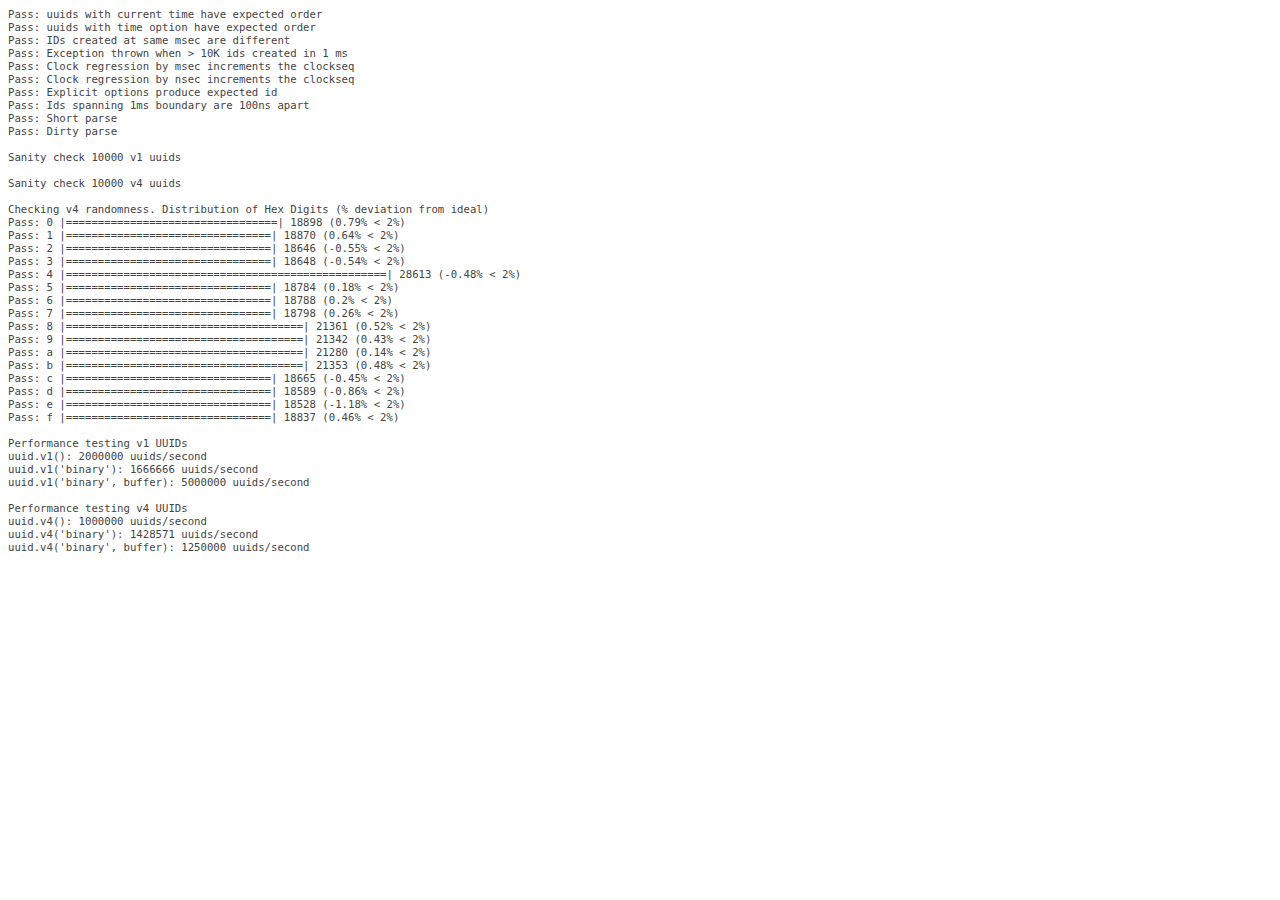
<file: node_modules/watson-developer-cloud/node_modules/request/node_modules/node-uuid/test/test.html>
<html>
  <head>
    <style>
      div {
        font-family: monospace;
        font-size: 8pt;
      }
      div.log {color: #444;}
      div.warn {color: #550;}
      div.error {color: #800; font-weight: bold;}
    </style>
    <script src="../uuid.js"></script>
  </head>
  <body>
    <script src="./test.js"></script>
  </body>
</html>
</file>
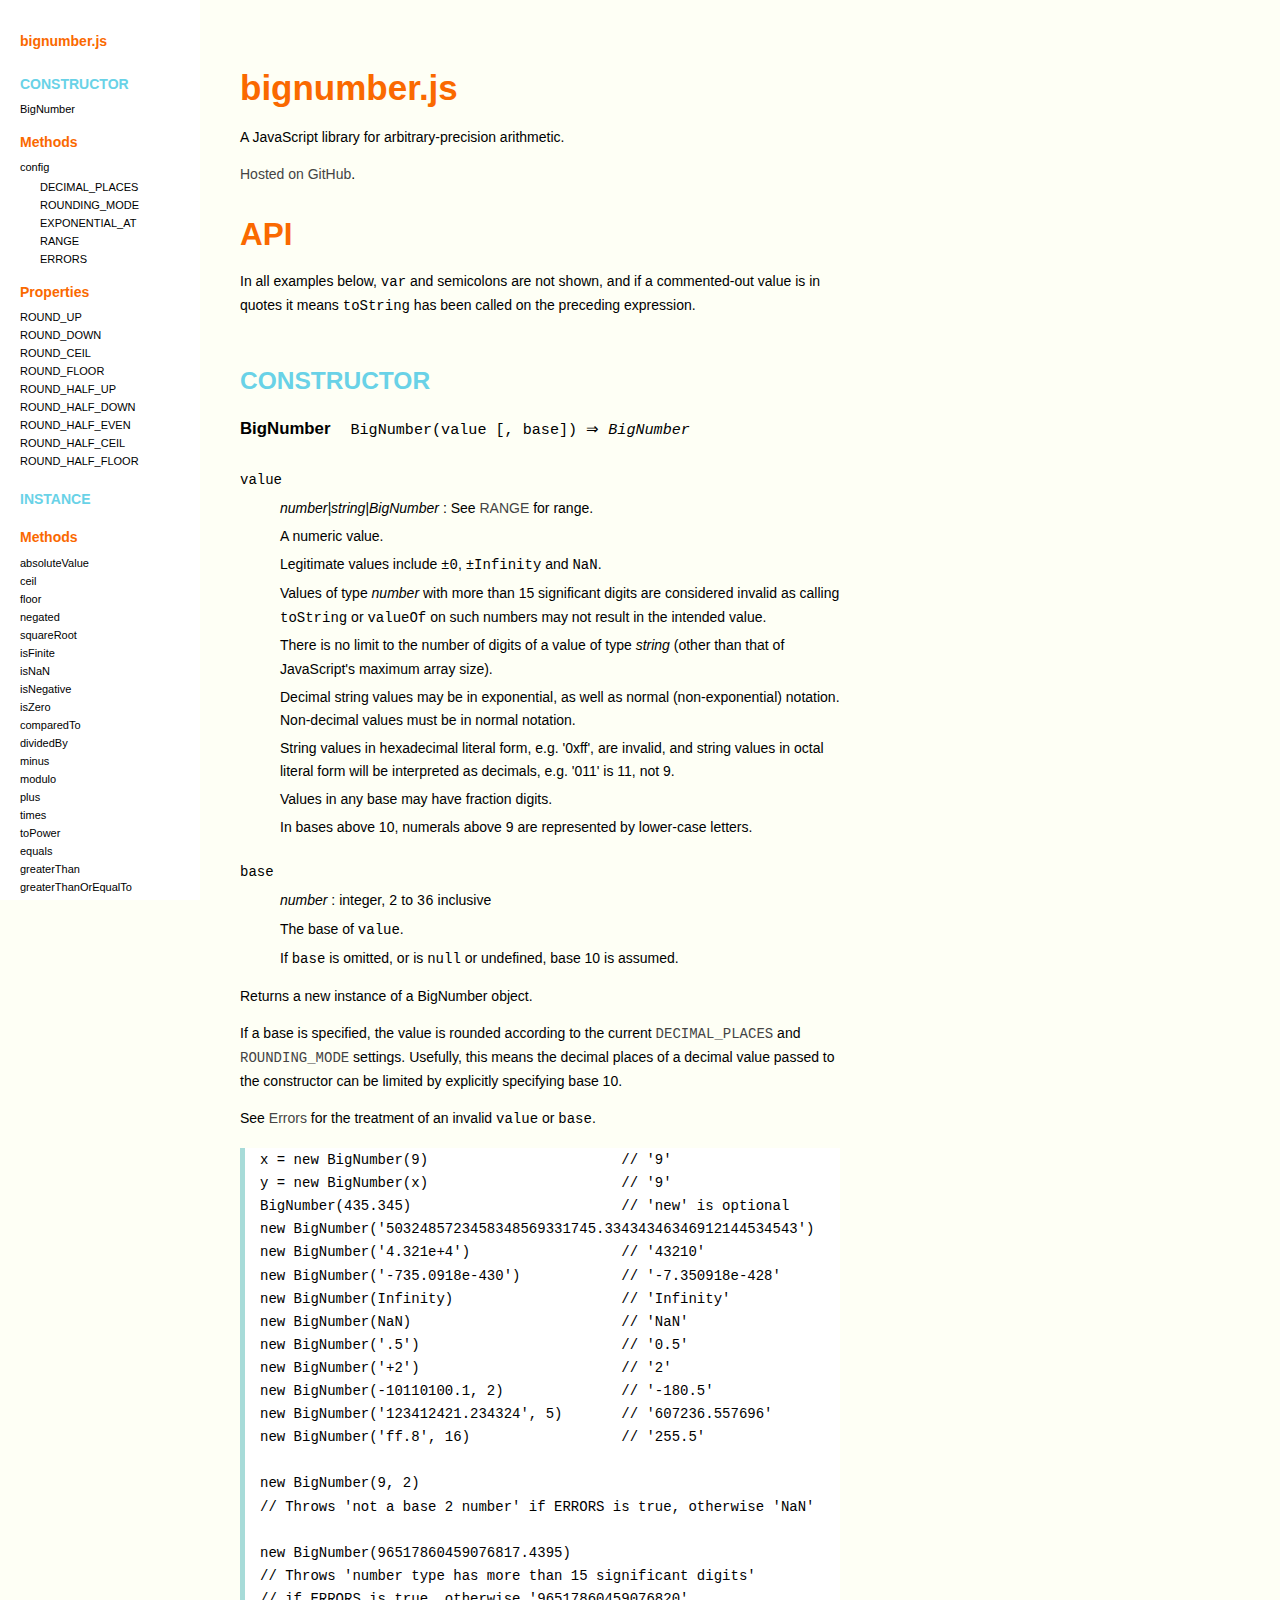
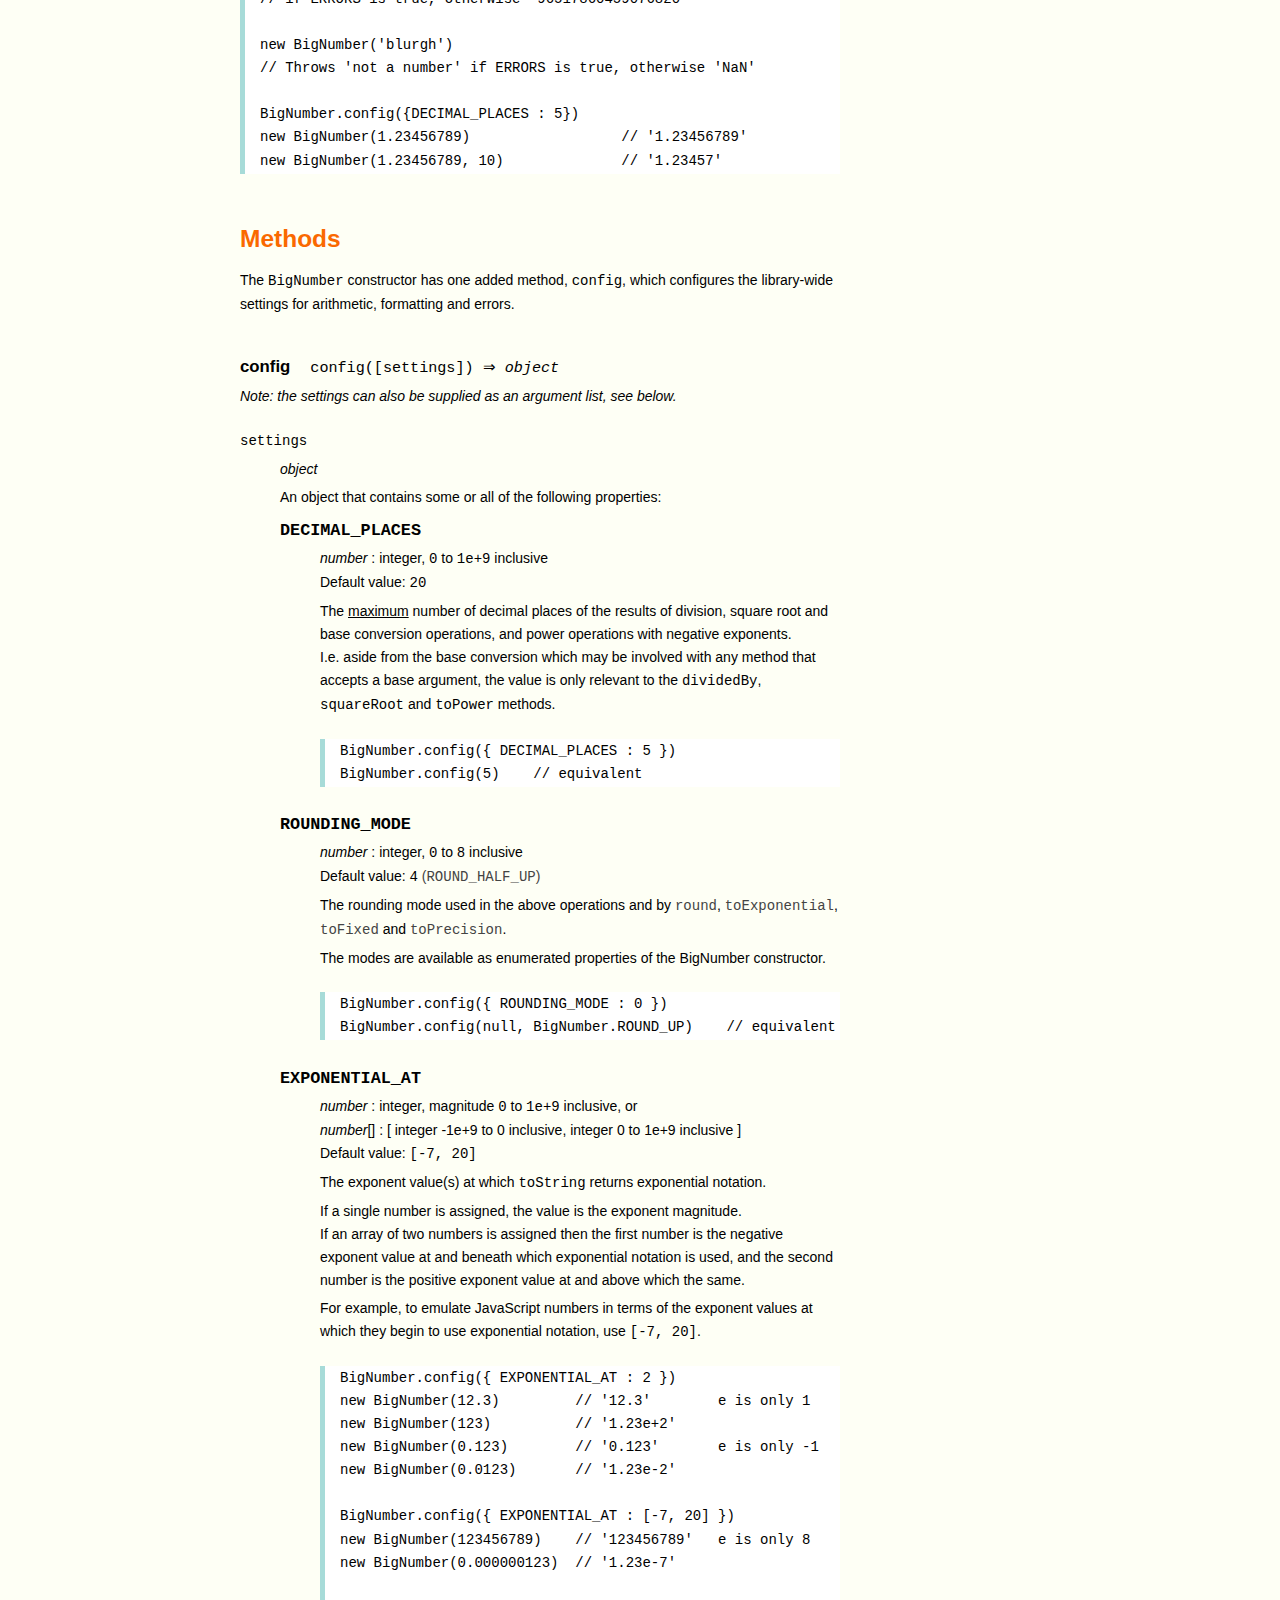
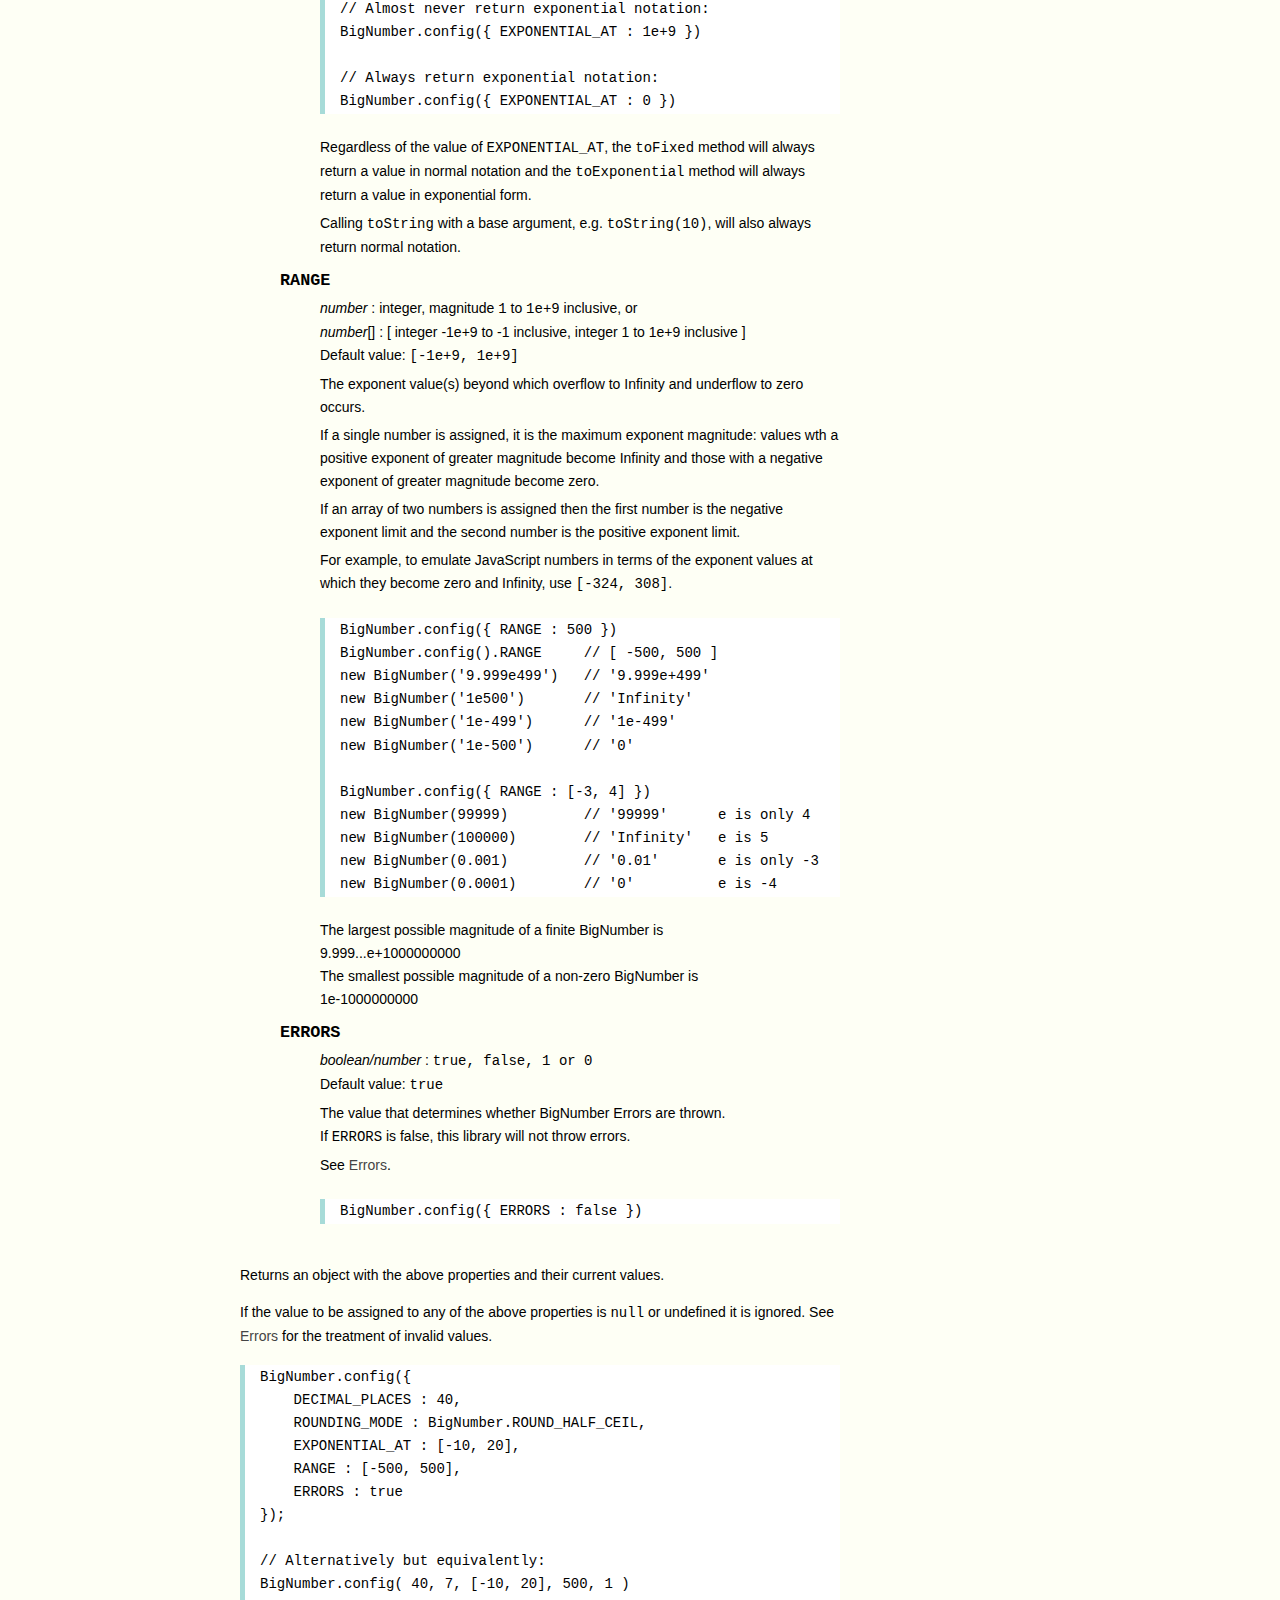
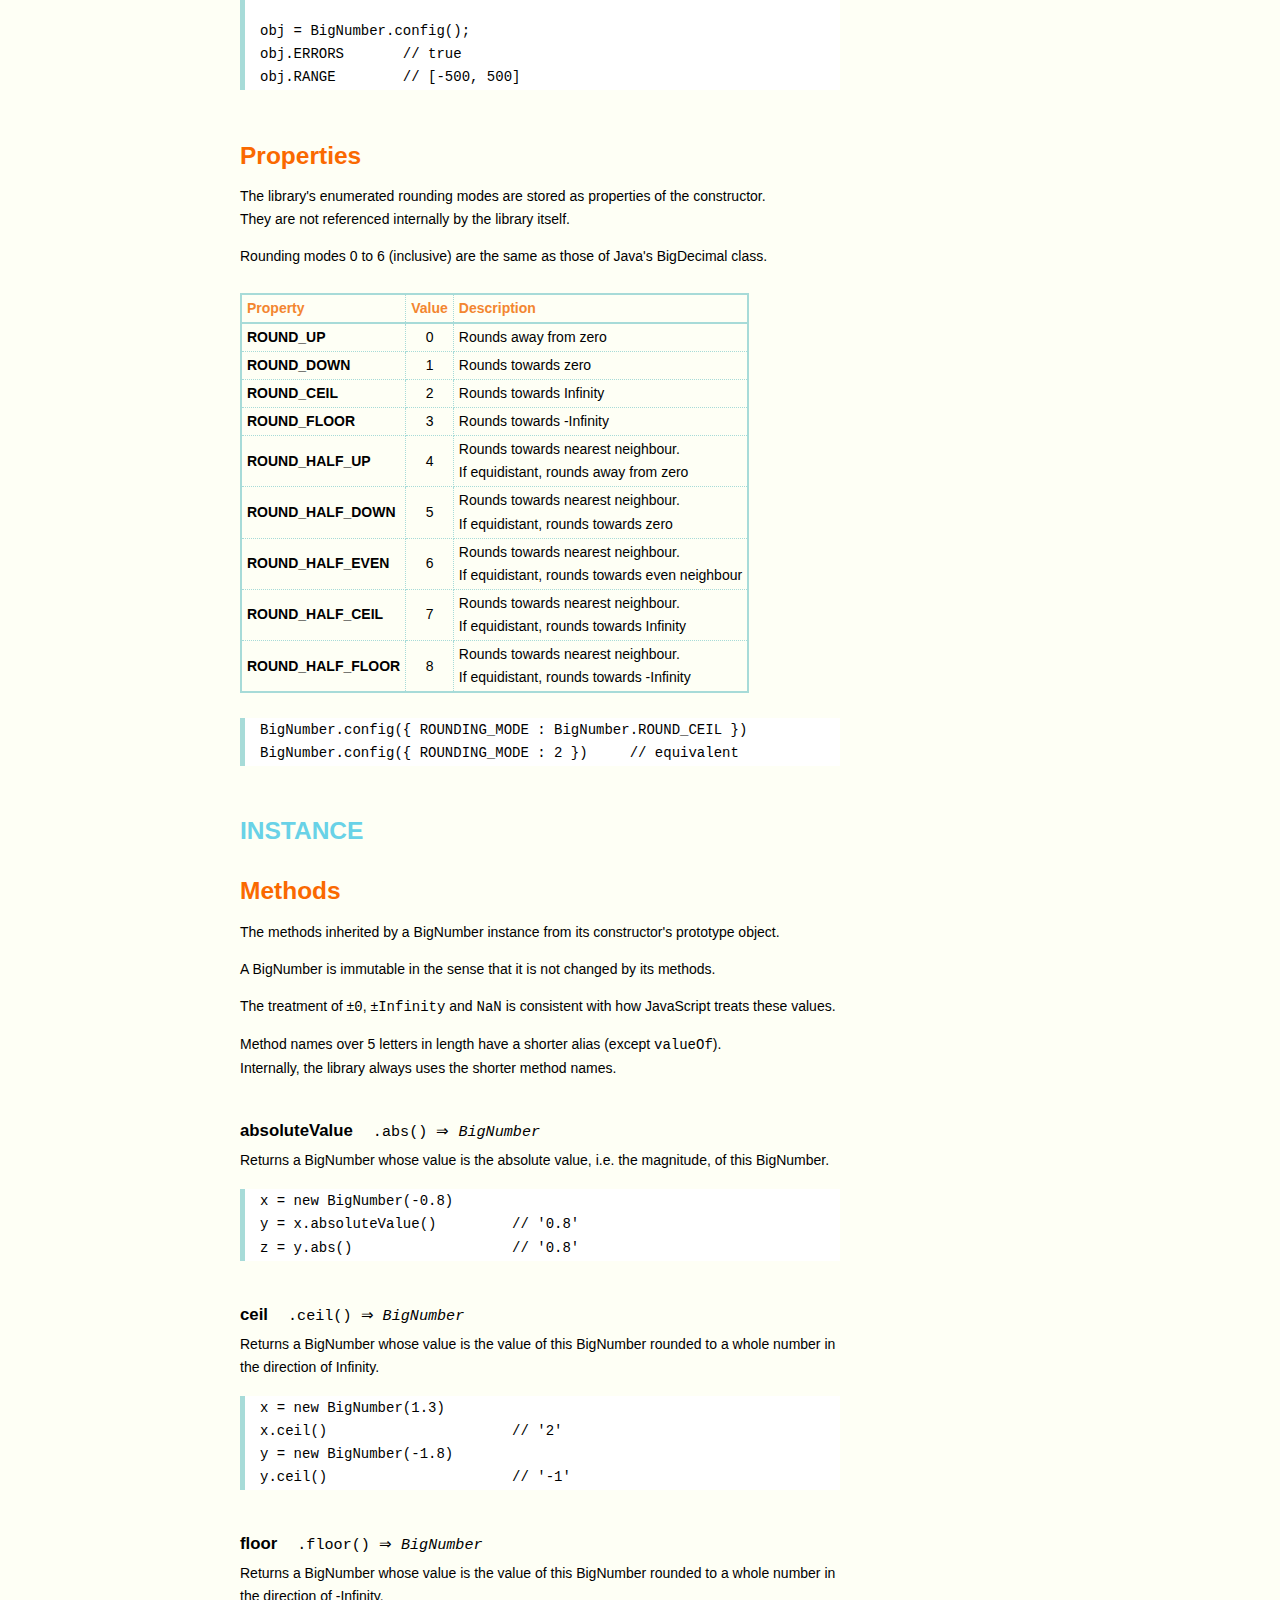
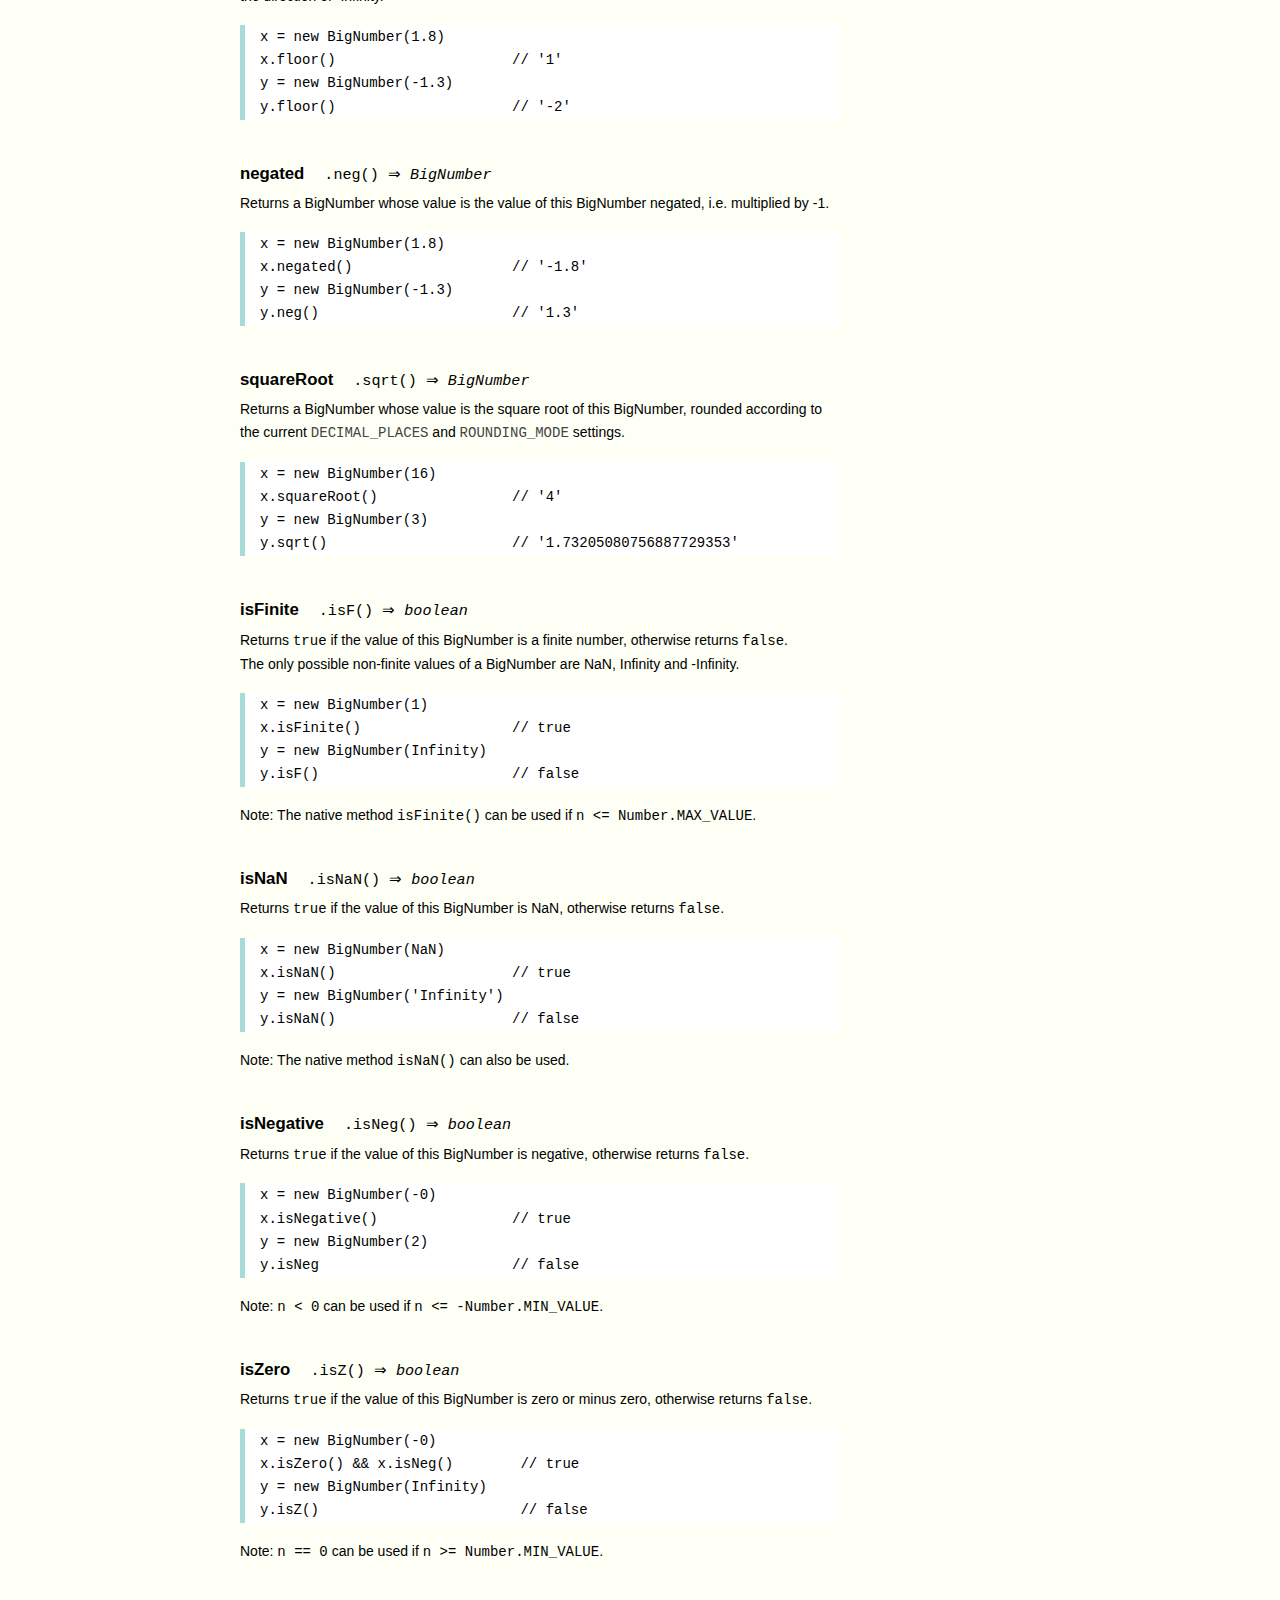
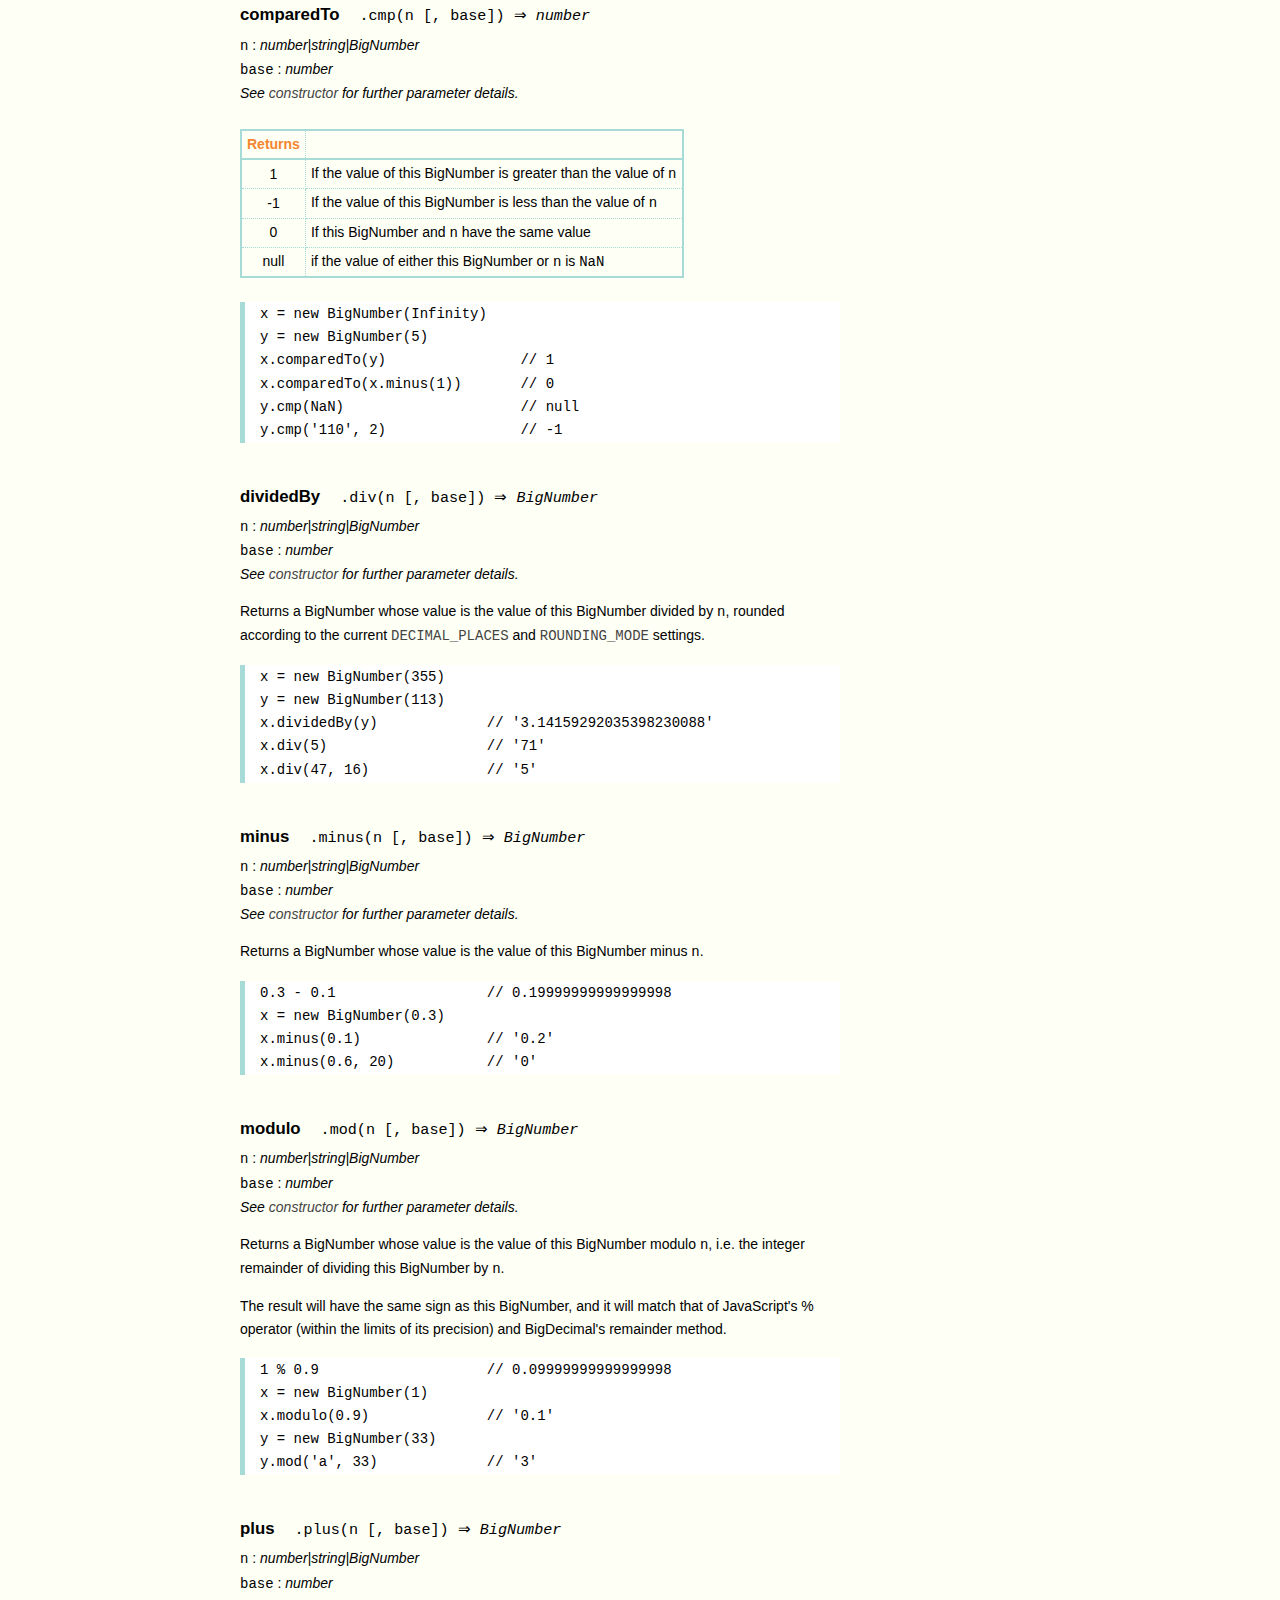
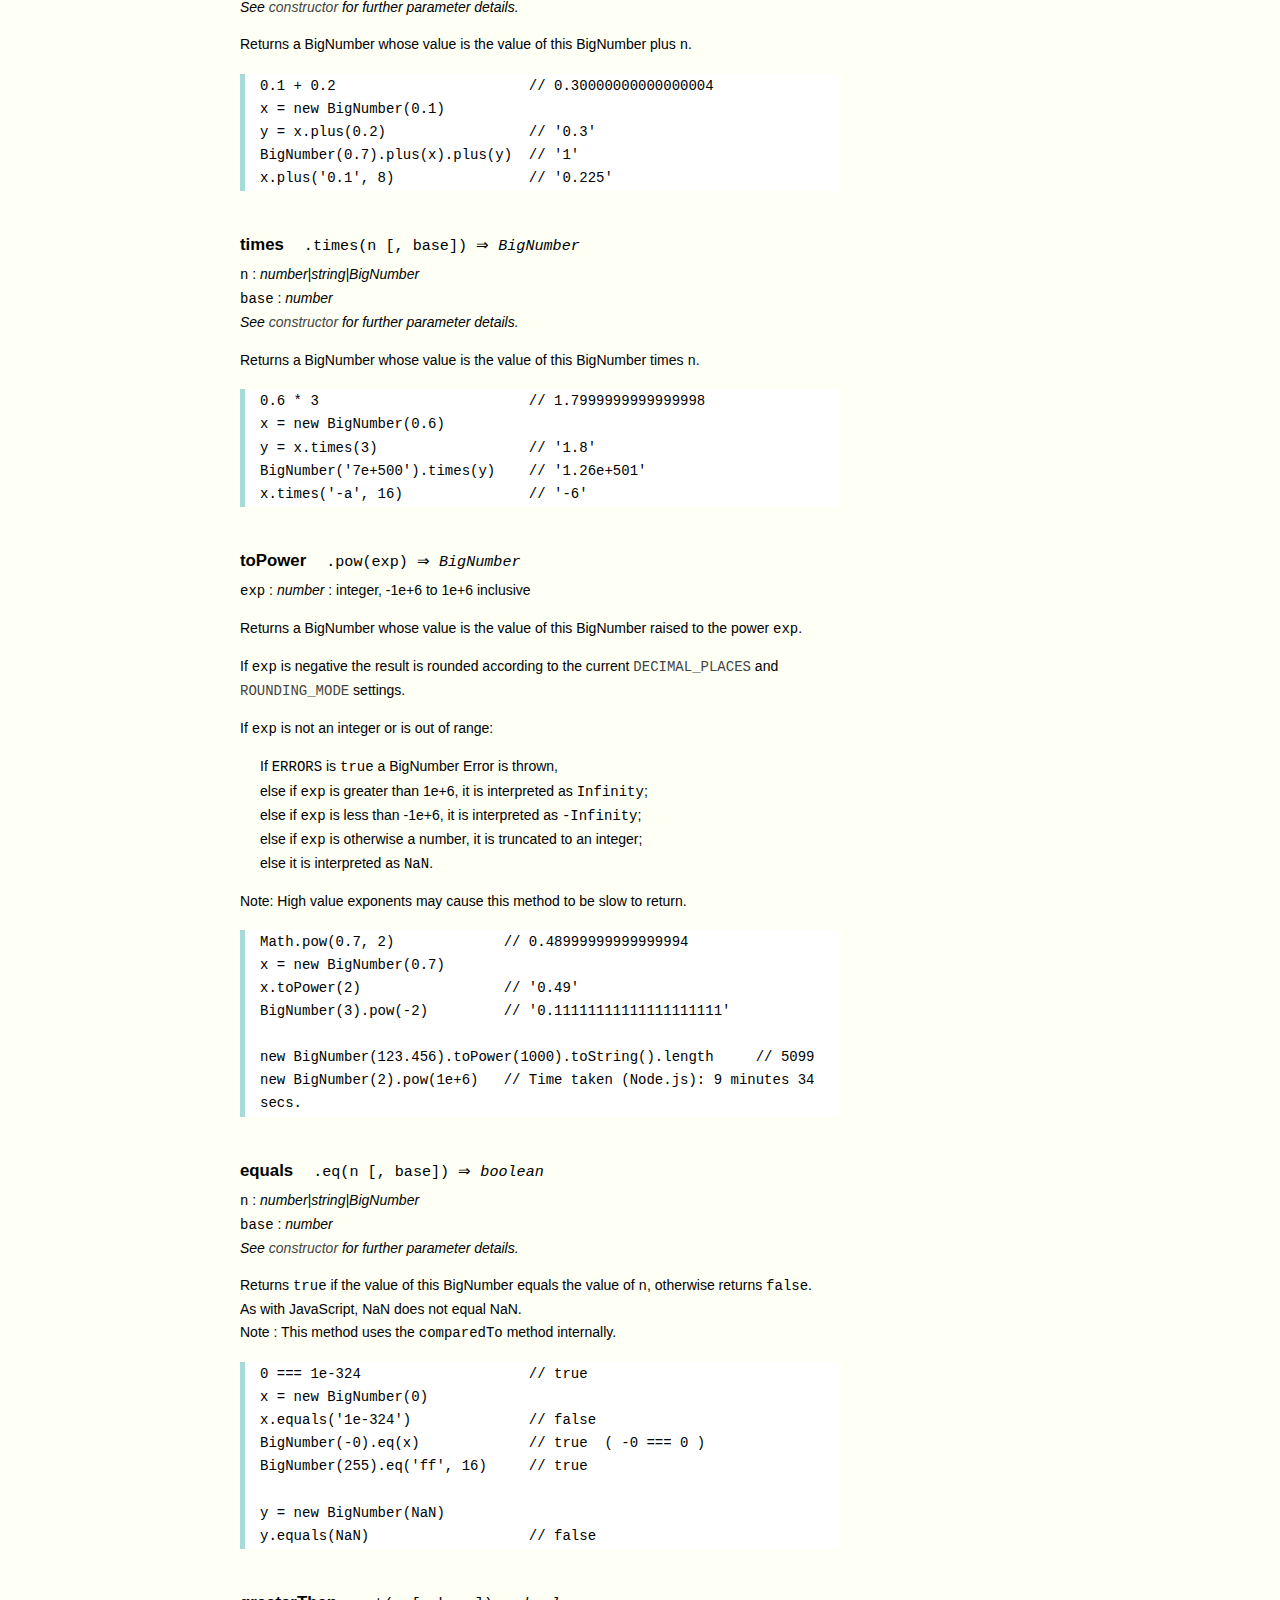
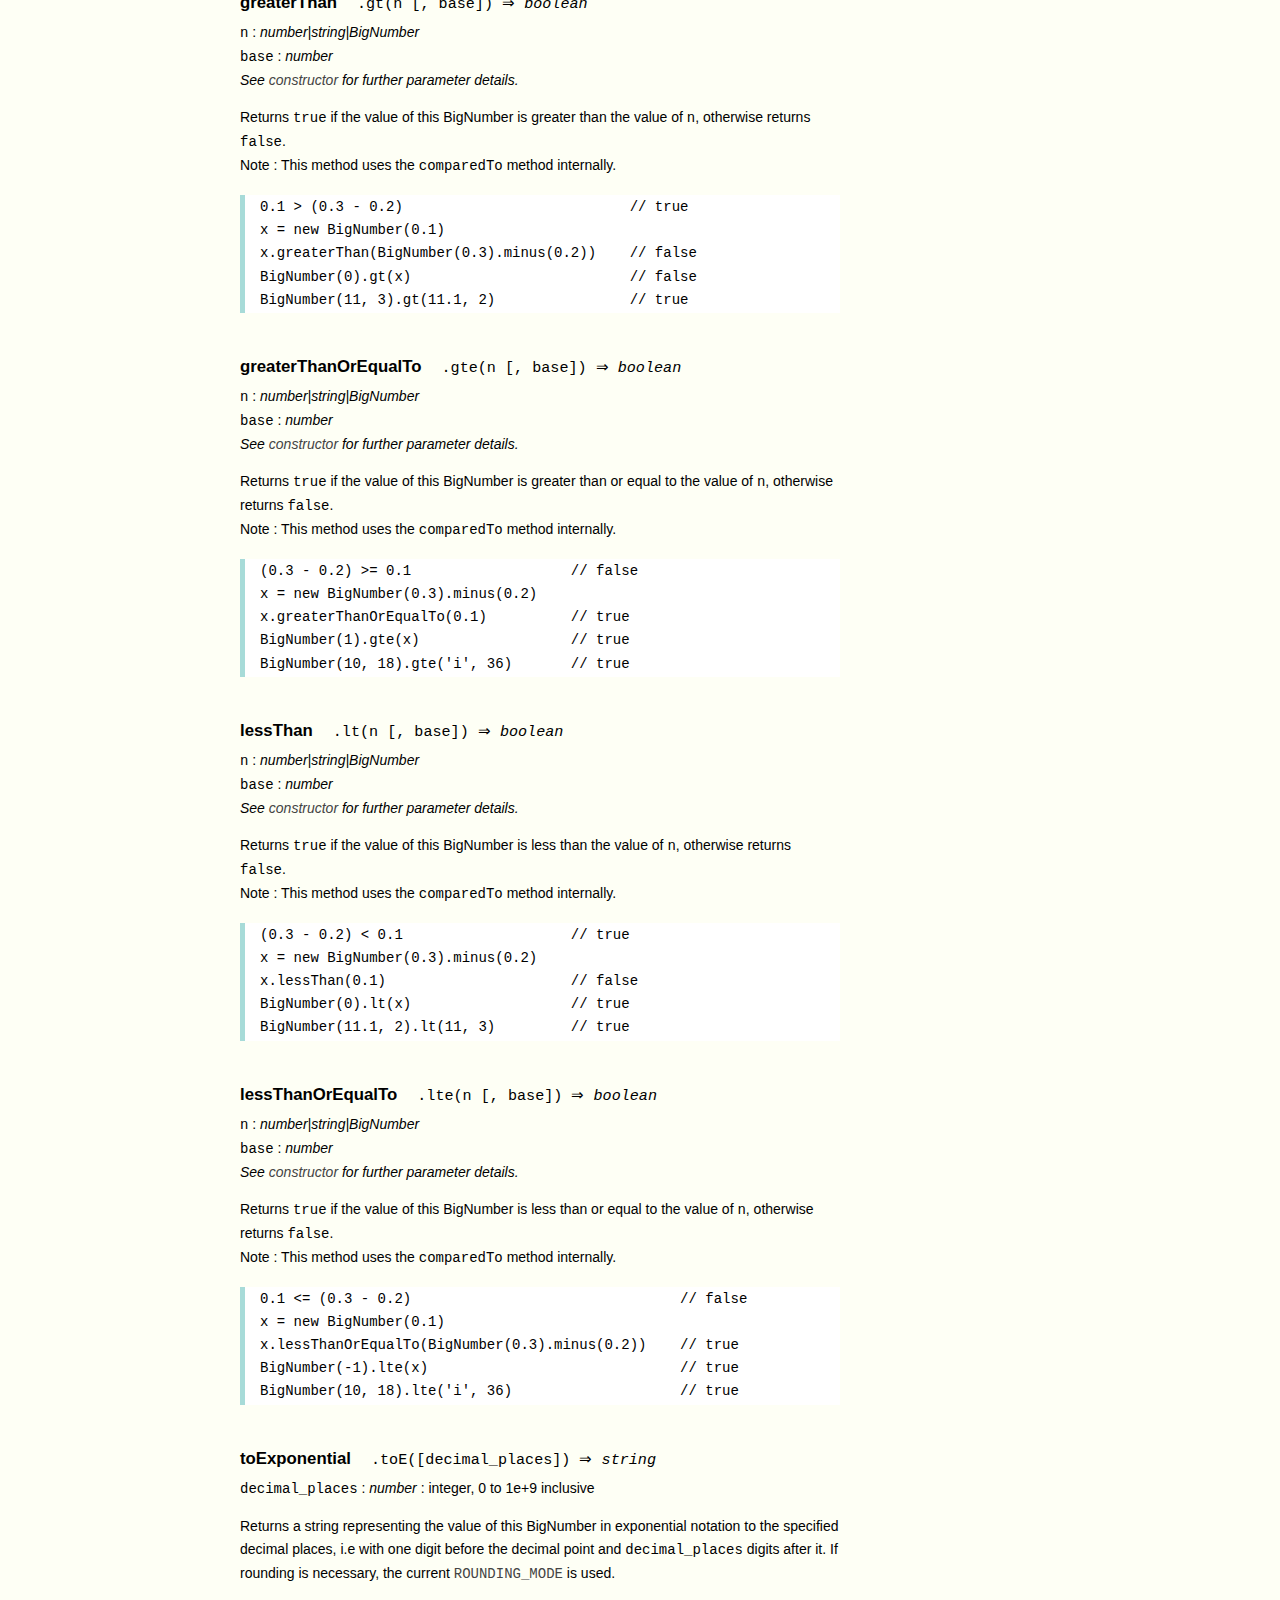
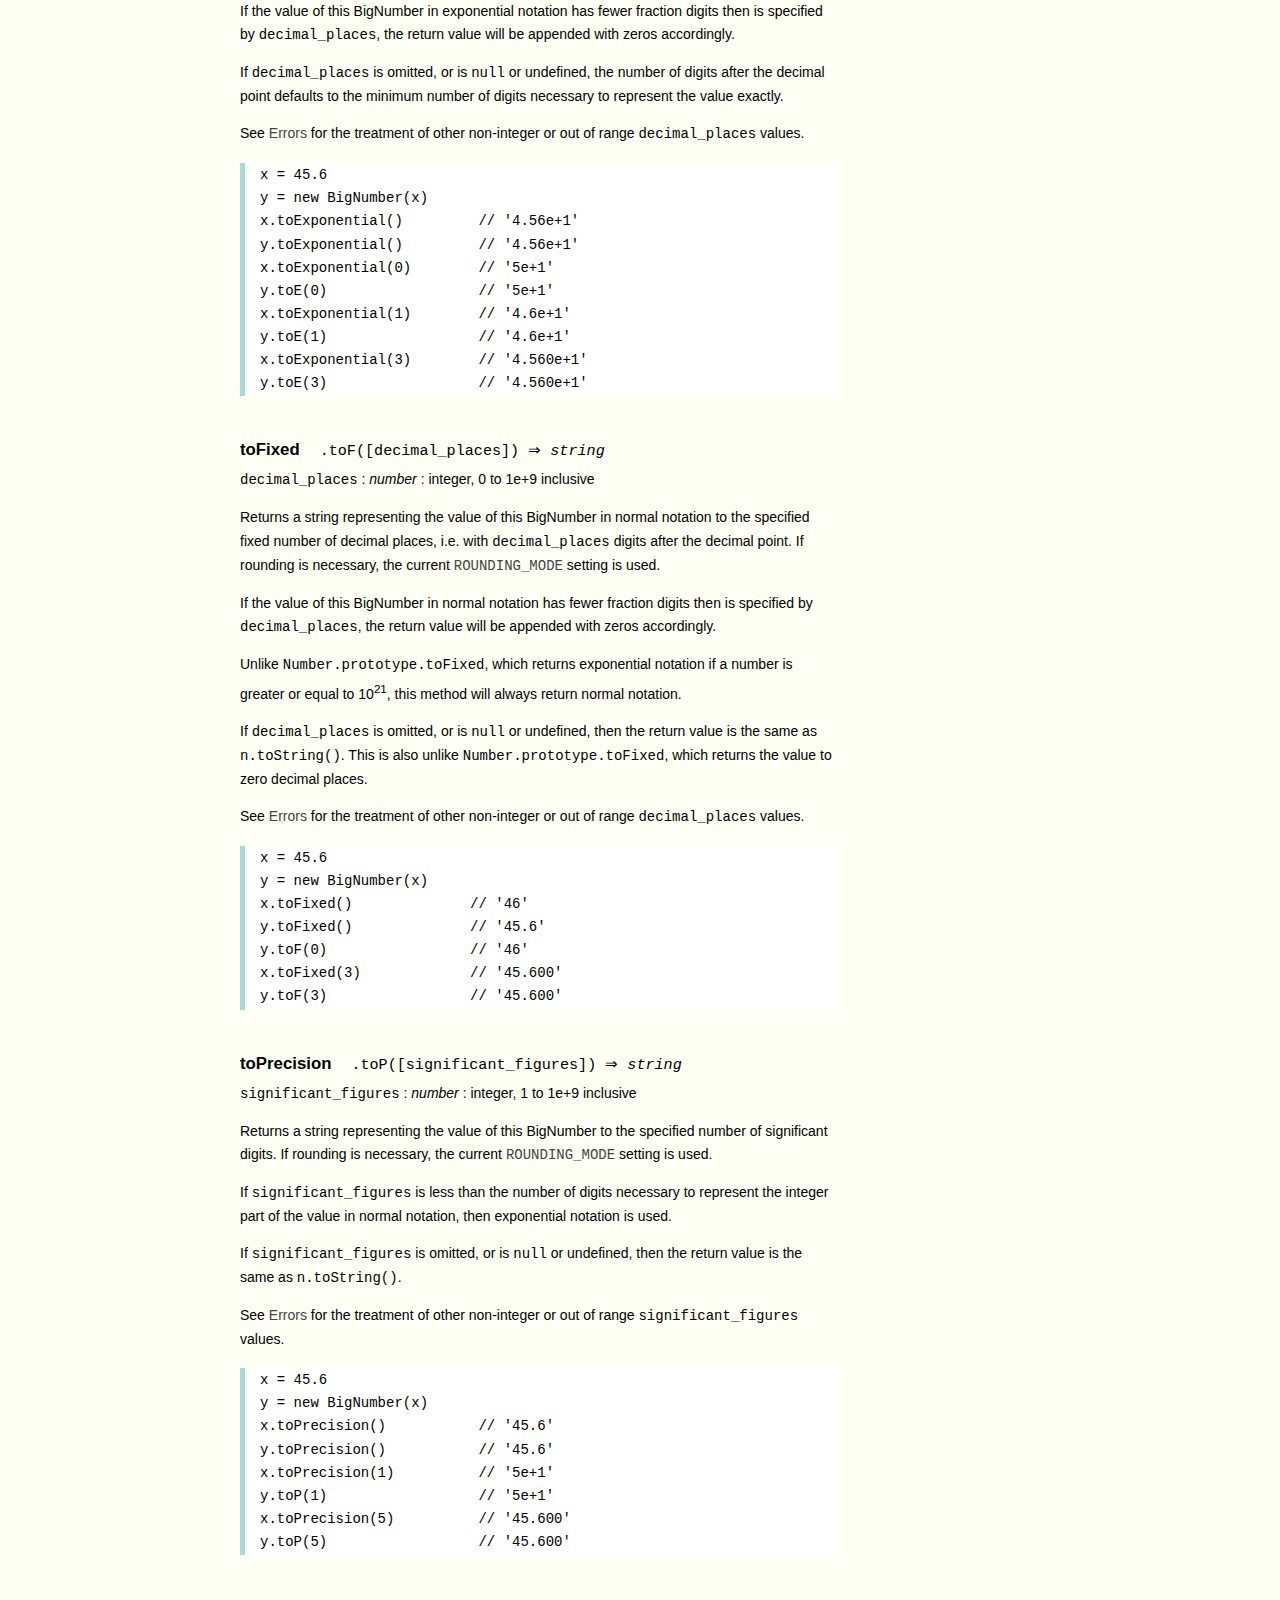
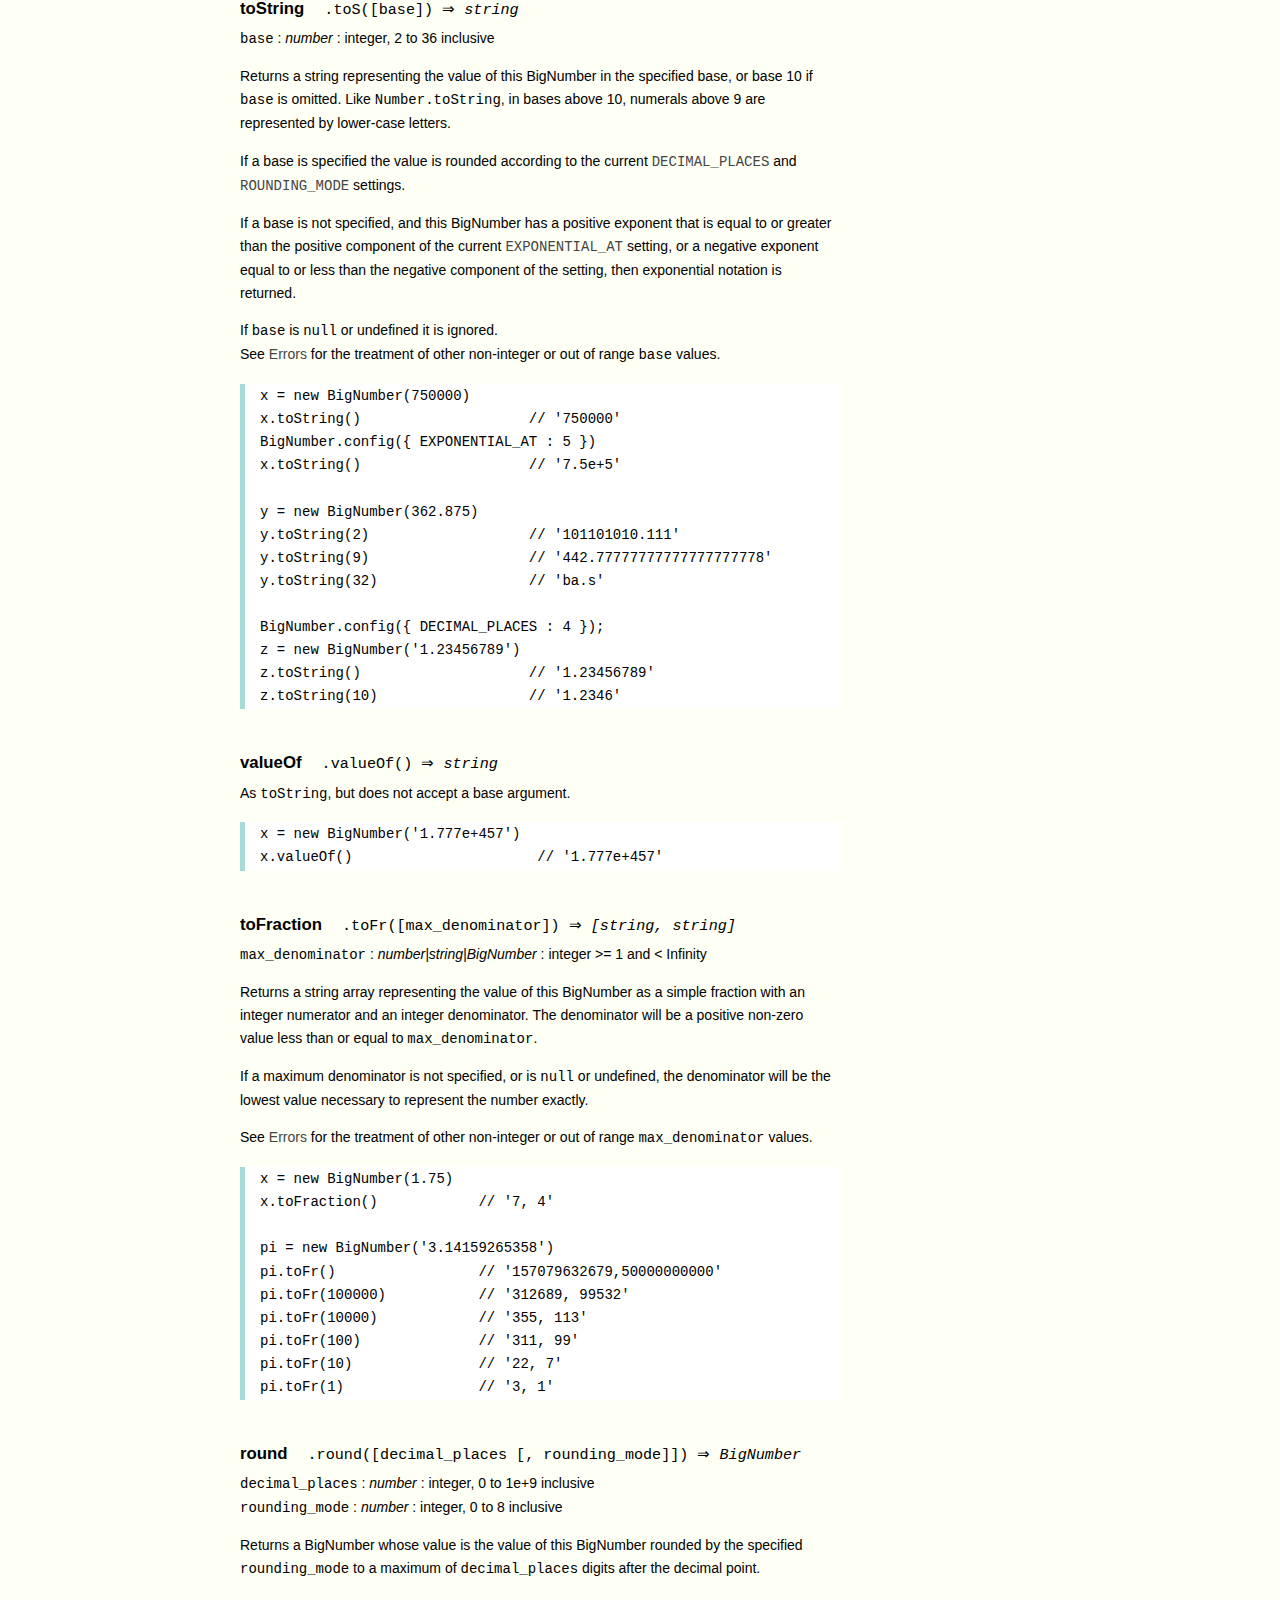
<file: node_modules/watson-developer-cloud/node_modules/solr-client/node_modules/json-bigint/node_modules/bignumber.js/doc/API.html>
<!DOCTYPE HTML>
<html>
<head>
  <meta charset="utf-8">
  <meta http-equiv="X-UA-Compatible" content="IE=edge,chrome=1">
  <meta name="Author" content="M Mclaughlin">
  <title>bignumber.js API</title>
  <style>
html{font-family:sans-serif;font-size:100%}
body{font-family:"Helvetica Neue",Helvetica,Arial,sans-serif;font-size:14px;
  line-height:1.65em;background:#fefff5;color:#000;min-height:100%;margin:0}
.nav{background:#fff;position:fixed;top:0;bottom:0;left:0;width:180px;
  overflow-y:auto;padding:15px 0 30px 20px}
div.container{width:600px;margin:50px 0 50px 240px}
p{margin:0 0 1em;width:600px}
pre,ul{margin:1em 0}
h1,h2,h3,h4,h5{margin:0;padding:1.5em 0 0}
h1,h2{padding:.75em 0}
h1{font-size:2.5em;color:#fa6900}
h2{font-size:2.25em;color:#fa6900}
h3{font-size:1.75em;color:#69d2e7}
h4{font-size:1.75em;color:#fa6900;padding-bottom:.75em}
h5{font-size:1.2em;padding-bottom:.3em}
h6{font-size:1.1em;margin:0;padding:0.5em 0}
dd dt{font-size:1.2em}
dt{padding-top:.5em}
dd{padding-top:.35em}
b{font-weight:700}
a,a:visited{color:#444;text-decoration:none}
a:active,a:hover{outline:0;color:#000}
.nav a:hover{text-decoration:underline}
.nav a,.nav b,.nav a:visited{display:block;color:#fa6900;font-weight:700;
  margin-top:15px}
.nav b{color:#69d2e7;margin-top:20px;cursor:default;width:auto}
ul{list-style-type:none;padding:0 0 0 20px}
.nav ul{line-height:14px;padding-left:0;margin:5px 0 0}
.nav ul a,.nav ul a:visited{display:inline;color:#000;font-family:Verdana,
  Geneva,sans-serif;font-size:11px;font-weight:400;margin:0}
.inset,ul.inset{margin-left:20px}
code.inset{font-size:.9em}
.nav li{cursor:pointer;width:auto;margin:0 0 3px}
span.alias{font-style:italic;margin-left:20px}
table{border-collapse:collapse;border-spacing:0;border:2px solid #a7dbd8;
  margin:1.75em 0;padding:0}
td,th{text-align:left;margin:0;padding:2px 5px;border:1px dotted #a7dbd8}
th{border-top:2px solid #a7dbd8;border-bottom:2px solid #a7dbd8;color:#f38630}
pre{background:#fff;white-space:pre-wrap;word-wrap:break-word;
  border-left:5px solid #a7dbd8;padding:1px 0 1px 15px;margin:1.2em 0}
code,pre{font-family:Monaco,Consolas,"Lucida Console",monospace;
  font-weight:400}
.end{margin-bottom:25px}
.nav-title{color:#fa6900}
.centre{text-align:center}
.error-table{font-size:13px;width:100%}
  </style>
</head>
<body>

  <div class="nav">

    <a class='nav-title' href="#">bignumber.js</a>

    <b> CONSTRUCTOR </b>
    <ul>
      <li><a href="#bignumber">BigNumber</a></li>
    </ul>

    <a href="#methods">Methods</a>
    <ul>
      <li><a href="#config">config</a></li>
      <li>
        <ul class="inset">
          <li><a href="#decimal-places">DECIMAL_PLACES</a></li>
          <li><a href="#rounding-mode" >ROUNDING_MODE</a></li>
          <li><a href="#exponential-at">EXPONENTIAL_AT</a></li>
          <li><a href="#range"         >RANGE</a></li>
          <li><a href="#errors"        >ERRORS</a></li>
        </ul>
      </li>
    </ul>

    <a href="#constructor-properties">Properties</a>
    <ul>
      <li><a href="#round-up"        >ROUND_UP</a></li>
      <li><a href="#round-down"      >ROUND_DOWN</a></li>
      <li><a href="#round-ceil"      >ROUND_CEIL</a></li>
      <li><a href="#round-floor"     >ROUND_FLOOR</a></li>
      <li><a href="#round-half-up"   >ROUND_HALF_UP</a></li>
      <li><a href="#round-half-down" >ROUND_HALF_DOWN</a></li>
      <li><a href="#round-half-even" >ROUND_HALF_EVEN</a></li>
      <li><a href="#round-half-ceil" >ROUND_HALF_CEIL</a></li>
      <li><a href="#round-half-floor">ROUND_HALF_FLOOR</a></li>
    </ul>

    <b> INSTANCE </b>

    <a href="#prototype-methods">Methods</a>
    <ul>
      <li><a href="#abs"    >absoluteValue</a></li>
      <li><a href="#ceil"   >ceil</a></li>
      <li><a href="#floor"  >floor</a></li>
      <li><a href="#neg"    >negated</a></li>
      <li><a href="#sqrt"   >squareRoot</a></li>
      <li><a href="#isF"    >isFinite</a></li>
      <li><a href="#isNaN"  >isNaN</a></li>
      <li><a href="#isNeg"  >isNegative</a></li>
      <li><a href="#isZ"    >isZero</a></li>
      <li><a href="#cmp"    >comparedTo</a></li>
      <li><a href="#div"    >dividedBy</a></li>
      <li><a href="#minus"  >minus</a></li>
      <li><a href="#mod"    >modulo</a></li>
      <li><a href="#plus"   >plus</a></li>
      <li><a href="#times"  >times</a></li>
      <li><a href="#pow"    >toPower</a></li>
      <li><a href="#eq"     >equals</a></li>
      <li><a href="#gt"     >greaterThan</a></li>
      <li><a href="#gte"    >greaterThanOrEqualTo</a></li>
      <li><a href="#lt"     >lessThan</a></li>
      <li><a href="#lte"    >lessThanOrEqualTo</a></li>
      <li><a href="#toE"    >toExponential</a></li>
      <li><a href="#toF"    >toFixed</a></li>
      <li><a href="#toP"    >toPrecision</a></li>
      <li><a href="#toS"    >toString</a></li>
      <li><a href="#valueOf">valueOf</a></li>
      <li><a href="#toFr"   >toFraction</a></li>
      <li><a href="#round"  >round</a></li>
    </ul>

    <a href="#instance-properties">Properties</a>
    <ul>
      <li><a href="#coefficient">c : coefficient</a></li>
      <li><a href="#exponent"   >e : exponent</a></li>
      <li><a href="#sign"       >s : sign</a></li>
    </ul>

    <a href="#zero-nan-infinity">Zero, NaN &amp; Infinity</a>

    <a href="#Errors">Errors</a>
    
    <a class='end' href="#faq">FAQ</a>

  </div>

  <div class="container">

    <h1>bignumber.js</h1>

    <p>A JavaScript library for arbitrary-precision arithmetic.</p>

    <p>
      <a href="https://github.com/MikeMcl/bignumber.js">Hosted on GitHub</a>.
    </p>


    <h2>API</h2>

    <p>
      In all examples below, <code>var</code> and semicolons are not shown, and
      if a commented-out value is in quotes it means <code>toString</code> has
      been called on the preceding expression.
    </p>



    <h3>CONSTRUCTOR</h3>

    <h5 id="bignumber">
      BigNumber<code class='inset'>BigNumber(value [, base]) &rArr;
      <i>BigNumber</i>
      </code>
    </h5>
    <dl>
      <dt><code>value</code></dt>
      <dd>
        <i>number|string|BigNumber</i> : See <a href='#range'>RANGE</a> for
        range.
      </dd>
      <dd>
        A numeric value.
      </dd>
      <dd>
        Legitimate values include <code>&plusmn;0</code>,
        <code>&plusmn;Infinity</code> and <code>NaN</code>.
      </dd>
      <dd>
        Values of type <em>number</em> with more than 15 significant digits are
        considered invalid as calling <code>toString</code> or
        <code>valueOf</code> on such numbers may not result in the intended
        value.
      </dd>
      <dd>
        There is no limit to the number of digits of a value of type
        <em>string</em> (other than that of JavaScript's maximum array size).
      </dd>
      <dd>
        Decimal string values may be in exponential, as well as normal
        (non-exponential) notation. Non-decimal values must be in normal
        notation.
      </dd>
      <dd>
        String values in hexadecimal literal form, e.g. '0xff', are invalid, and
        string values in octal literal form will be interpreted as decimals,
        e.g. '011' is 11, not 9.
      </dd>
      <dd>Values in any base may have fraction digits.</dd>
      <dd>
        In bases above 10, numerals above 9 are represented by lower-case
        letters.
      </dd>
    </dl>
    <dl>
      <dt><code>base</code></dt>
      <dd>
        <i>number</i> : integer, <code>2</code> to <code>36</code> inclusive
      </dd>
      <dd>The base of <code>value</code>.</dd>
      <dd>If <code>base</code> is omitted, or is <code>null</code> or undefined,
      base 10 is assumed.</dd>
    </dl>
    <p>Returns a new instance of a BigNumber object.</p>
    <p>
      If a base is specified, the value is rounded according to
      the current <a href='#decimal-places'><code>DECIMAL_PLACES</code></a> and
      <a href='#rounding-mode'><code>ROUNDING_MODE</code></a> settings.
      Usefully, this means the decimal places of a decimal value
      passed to the constructor can be limited by explicitly specifying base 10.
    </p>
    <p>
      See <a href='#Errors'>Errors</a> for the treatment of an invalid
      <code>value</code> or <code>base</code>.
    </p>
    <pre>
x = new BigNumber(9)                       // '9'
y = new BigNumber(x)                       // '9'
BigNumber(435.345)                         // 'new' is optional
new BigNumber('5032485723458348569331745.33434346346912144534543')
new BigNumber('4.321e+4')                  // '43210'
new BigNumber('-735.0918e-430')            // '-7.350918e-428'
new BigNumber(Infinity)                    // 'Infinity'
new BigNumber(NaN)                         // 'NaN'
new BigNumber('.5')                        // '0.5'
new BigNumber('+2')                        // '2'
new BigNumber(-10110100.1, 2)              // '-180.5'
new BigNumber('123412421.234324', 5)       // '607236.557696'
new BigNumber('ff.8', 16)                  // '255.5'

new BigNumber(9, 2)
// Throws 'not a base 2 number' if ERRORS is true, otherwise 'NaN'

new BigNumber(96517860459076817.4395)
// Throws 'number type has more than 15 significant digits'
// if ERRORS is true, otherwise '96517860459076820'

new BigNumber('blurgh')
// Throws 'not a number' if ERRORS is true, otherwise 'NaN'

BigNumber.config({DECIMAL_PLACES : 5})
new BigNumber(1.23456789)                  // '1.23456789'
new BigNumber(1.23456789, 10)              // '1.23457'</pre>


    <h4 id="methods">Methods</h4>
    <p>
      The <code>BigNumber</code> constructor has one added method,
      <code>config</code>, which configures the library-wide settings for
      arithmetic, formatting and errors.
    </p>

    <h5 id="config">
      config<code class='inset'>config([settings]) &rArr; <i>object</i></code>
    </h5>
    <i>
      Note: the settings can also be supplied as an argument list,
      see below.
    </i>
    <dl>
      <dt><code>settings</code></dt>
      <dd><i>object</i></dd>

      <dd>
        An object that contains some or all of the following properties:
        <dl>



          <dt id="decimal-places"><code><b>DECIMAL_PLACES</b></code></dt>
          <dd>
            <i>number</i> : integer, <code>0</code> to <code>1e+9</code>
            inclusive<br />
            Default value: <code>20</code>
          </dd>
          <dd>
            The <u>maximum</u> number of decimal places of the results of
            division, square root and base conversion operations, and power
            operations with negative exponents.<br />
            I.e. aside from the base conversion which may be involved with any
            method that accepts a base argument, the value is only relevant to
            the <code>dividedBy</code>, <code>squareRoot</code> and
            <code>toPower</code> methods.
          </dd>
          <dd>
            <pre>BigNumber.config({ DECIMAL_PLACES : 5 })
BigNumber.config(5)    // equivalent</pre>
          </dd>



          <dt id="rounding-mode"><code><b>ROUNDING_MODE</b></code></dt>
          <dd>
            <i>number</i> : integer, <code>0</code> to <code>8</code>
            inclusive<br />
            Default value: <code>4</code>
            <a href="#h-up">(<code>ROUND_HALF_UP</code>)</a>
          </dd>
          <dd>
            The rounding mode used in the above operations and by
            <a href='#round'><code>round</code></a>,
            <a href='#toE'><code>toExponential</code></a>,
            <a href='#toF'><code>toFixed</code></a> and
            <a href='#toP'><code>toPrecision</code></a>.
          </dd>
          <dd>
             The modes are available as enumerated properties of the BigNumber
             constructor.
          </dd>
           <dd>
            <pre>BigNumber.config({ ROUNDING_MODE : 0 })
BigNumber.config(null, BigNumber.ROUND_UP)    // equivalent</pre>
          </dd>



          <dt id="exponential-at"><code><b>EXPONENTIAL_AT</b></code></dt>
          <dd>
            <i>number</i> : integer, magnitude <code>0</code> to 
            <code>1e+9</code> inclusive, or<br />
            <i>number</i>[] : [ integer -1e+9 to 0 inclusive, integer 0 to 1e+9
            inclusive ]<br />
            Default value: <code>[-7, 20]</code>
          </dd>
          <dd>
            The exponent value(s) at which <code>toString</code> returns
            exponential notation.
          </dd>
          <dd>
            If a single number is assigned, the value is the exponent magnitude.
            <br />
            If an array of two numbers is assigned then the first number is the
            negative exponent value at and beneath which exponential notation is
            used, and the second number is the positive exponent value at and
            above which the same.
          </dd>
          <dd>
            For example, to emulate JavaScript numbers in terms of the exponent
            values at which they begin to use exponential notation, use
            <code>[-7, 20]</code>.
          </dd>
          <dd>
            <pre>BigNumber.config({ EXPONENTIAL_AT : 2 })
new BigNumber(12.3)         // '12.3'        e is only 1
new BigNumber(123)          // '1.23e+2'
new BigNumber(0.123)        // '0.123'       e is only -1
new BigNumber(0.0123)       // '1.23e-2'

BigNumber.config({ EXPONENTIAL_AT : [-7, 20] })
new BigNumber(123456789)    // '123456789'   e is only 8
new BigNumber(0.000000123)  // '1.23e-7'

// Almost never return exponential notation:
BigNumber.config({ EXPONENTIAL_AT : 1e+9 })

// Always return exponential notation:
BigNumber.config({ EXPONENTIAL_AT : 0 })</pre>
          </dd>
          <dd>
            Regardless of the value of <code>EXPONENTIAL_AT</code>, the
            <code>toFixed</code> method will always return a value in
            normal notation and the <code>toExponential</code> method will
            always return a value in exponential form.
          </dd>
          <dd>
            Calling <code>toString</code> with a base argument, e.g.
            <code>toString(10)</code>, will also always return normal notation.
          </dd>



          <dt id="range"><code><b>RANGE</b></code></dt>
          <dd>
            <i>number</i> : integer, magnitude <code>1</code> to 
            <code>1e+9</code> inclusive, or<br />
            <i>number</i>[] : [ integer -1e+9 to -1 inclusive, integer 1 to 1e+9
            inclusive ]<br />
            Default value: <code>[-1e+9, 1e+9]</code>
          </dd>
          <dd>
            The exponent value(s) beyond which overflow to Infinity and
            underflow to zero occurs.
          </dd>
          <dd>
            If a single number is assigned, it is the maximum exponent
            magnitude: values wth a positive exponent of greater magnitude
            become Infinity and those with a negative exponent of
            greater magnitude become zero.
          <dd>
            If an array of two numbers is assigned then the first number is the
            negative exponent limit and the second number is the positive
            exponent limit.
          </dd>
          <dd>
            For example, to emulate JavaScript numbers in terms of the exponent
            values at which they become zero and Infinity, use
            <code>[-324, 308]</code>.
          </dd>
          <dd>
            <pre>BigNumber.config({ RANGE : 500 })
BigNumber.config().RANGE     // [ -500, 500 ]
new BigNumber('9.999e499')   // '9.999e+499'
new BigNumber('1e500')       // 'Infinity'
new BigNumber('1e-499')      // '1e-499'
new BigNumber('1e-500')      // '0'

BigNumber.config({ RANGE : [-3, 4] })
new BigNumber(99999)         // '99999'      e is only 4
new BigNumber(100000)        // 'Infinity'   e is 5
new BigNumber(0.001)         // '0.01'       e is only -3
new BigNumber(0.0001)        // '0'          e is -4</pre>
          </dd>
          <dd>
            The largest possible magnitude of a finite BigNumber is<br />
            9.999...e+1000000000<br />
            The smallest possible magnitude of a non-zero BigNumber is<br />
            1e-1000000000
          </dd>



          <dt id="errors"><code><b>ERRORS</b></code></dt>
          <dd>
            <i>boolean/number</i> : <code>true, false, 1 or 0</code><br />
            Default value: <code>true</code>
          </dd>
          <dd>
            The value that determines whether BigNumber Errors are thrown.<br />
            If <code>ERRORS</code> is false, this library will not throw errors.
          </dd>
          <dd>
            See <a href='#Errors'>Errors</a>.
          </dd>
           <dd>
            <pre>BigNumber.config({ ERRORS : false })</pre>
          </dd>
        </dl>
      </dd>
    </dl>
    <p>
      <br />Returns an object with the above properties and their current
      values.
    </p>
    <p>
      If the value to be assigned to any of the above properties is
      <code>null</code> or undefined it is ignored. See
      <a href='#Errors'>Errors</a> for the treatment of invalid values.
    </p>
    <pre>
BigNumber.config({
    DECIMAL_PLACES : 40,
    ROUNDING_MODE : BigNumber.ROUND_HALF_CEIL,
    EXPONENTIAL_AT : [-10, 20],
    RANGE : [-500, 500],
    ERRORS : true
});

// Alternatively but equivalently:
BigNumber.config( 40, 7, [-10, 20], 500, 1 )

obj = BigNumber.config();
obj.ERRORS       // true
obj.RANGE        // [-500, 500]</pre>



    <h4 id="constructor-properties">Properties</h4>
    <p>
      The library's enumerated rounding modes are stored as properties of the
      constructor.<br />
      They are not referenced internally by the library itself.
    </p>
    <p>
      Rounding modes 0 to 6 (inclusive) are the same as those of Java's
      BigDecimal class.
    </p>
    <table>
      <tr>
      	<th>Property</th>
      	<th>Value</th>
      	<th>Description</th>
      </tr>
      <tr>
      	<td id="round-up"><b>ROUND_UP</b></td>
      	<td class='centre'>0</td>
      	<td>Rounds away from zero</td>
      </tr>
      <tr>
      	<td id="round-down"><b>ROUND_DOWN</b></td>
      	<td class='centre'>1</td>
      	<td>Rounds towards zero</td>
      </tr>
      <tr>
      	<td id="round-ceil"><b>ROUND_CEIL</b></td>
      	<td class='centre'>2</td>
      	<td>Rounds towards Infinity</td>
      </tr>
      <tr>
      	<td id="round-floor"><b>ROUND_FLOOR</b></td>
      	<td class='centre'>3</td>
      	<td>Rounds towards -Infinity</td>
      </tr>
      <tr>
      	<td id="round-half-up"><b>ROUND_HALF_UP</b></td>
      	<td class='centre'>4</td>
      	<td>
          Rounds towards nearest neighbour.<br />
          If equidistant, rounds away from zero
        </td>
      </tr>
      <tr>
      	<td id="round-half-down"><b>ROUND_HALF_DOWN</b></td>
      	<td class='centre'>5</td>
      	<td>
          Rounds towards nearest neighbour.<br />
          If equidistant, rounds towards zero
        </td>
      </tr>
      <tr>
      	<td id="round-half-even"><b>ROUND_HALF_EVEN</b></td>
      	<td class='centre'>6</td>
      	<td>
          Rounds towards nearest neighbour.<br />
          If equidistant, rounds towards even neighbour
        </td>
      </tr>
      <tr>
      	<td id="round-half-ceil"><b>ROUND_HALF_CEIL</b></td>
      	<td class='centre'>7</td>
      	<td>
          Rounds towards nearest neighbour.<br />
          If equidistant, rounds towards Infinity
        </td>
      </tr>
      <tr>
      	<td id="round-half-floor"><b>ROUND_HALF_FLOOR</b></td>
      	<td class='centre'>8</td>
      	<td>
          Rounds towards nearest neighbour.<br />
          If equidistant, rounds towards -Infinity
        </td>
      </tr>
    </table>
    <pre>
BigNumber.config({ ROUNDING_MODE : BigNumber.ROUND_CEIL })
BigNumber.config({ ROUNDING_MODE : 2 })     // equivalent</pre>


    <h3>INSTANCE</h3>

    <h4 id="prototype-methods">Methods</h4>
    <p>
      The methods inherited by a BigNumber instance from its constructor's
      prototype object.
    </p>
    <p>
      A BigNumber is immutable in the sense that it is not changed by its
      methods.
    </p>
    <p>
      The treatment of &plusmn;<code>0</code>, &plusmn;<code>Infinity</code> and
      <code>NaN</code> is consistent with how JavaScript treats these values.
    </p>
    <p>
      Method names over 5 letters in length have a shorter alias (except
      <code>valueOf</code>).<br />
      Internally, the library always uses the shorter method names.
    </p>



    <h5 id="abs">
      absoluteValue<code class='inset'>.abs() &rArr; <i>BigNumber</i></code>
    </h5>
    <p>
      Returns a BigNumber whose value is the absolute value, i.e. the magnitude,
      of this BigNumber.
    </p>
    <pre>
x = new BigNumber(-0.8)
y = x.absoluteValue()         // '0.8'
z = y.abs()                   // '0.8'</pre>



    <h5 id="ceil">
      ceil<code class='inset'>.ceil() &rArr; <i>BigNumber</i></code>
    </h5>
    <p>
      Returns a BigNumber whose value is the value of this BigNumber rounded to
      a whole number in the direction of Infinity.
    </p>
    <pre>
x = new BigNumber(1.3)
x.ceil()                      // '2'
y = new BigNumber(-1.8)
y.ceil()                      // '-1'</pre>



    <h5 id="floor">
      floor<code class='inset'>.floor() &rArr;
      <i>BigNumber</i></code>
    </h5>
    <p>
      Returns a BigNumber whose value is the value of this BigNumber rounded to
      a whole number in the direction of -Infinity.
    </p>
    <pre>
x = new BigNumber(1.8)
x.floor()                     // '1'
y = new BigNumber(-1.3)
y.floor()                     // '-2'</pre>



    <h5 id="neg">
      negated<code class='inset'>.neg() &rArr; <i>BigNumber</i></code>
    </h5>
    <p>
      Returns a BigNumber whose value is the value of this BigNumber negated,
      i.e. multiplied by -1.
    </p>
    <pre>
x = new BigNumber(1.8)
x.negated()                   // '-1.8'
y = new BigNumber(-1.3)
y.neg()                       // '1.3'</pre>



    <h5 id="sqrt">
      squareRoot<code class='inset'>.sqrt() &rArr; <i>BigNumber</i></code>
    </h5>
    <p>
      Returns a BigNumber whose value is the square root of this BigNumber,
      rounded according to the current
      <a href='#decimal-places'><code>DECIMAL_PLACES</code></a> and
      <a href='#rounding-mode'><code>ROUNDING_MODE</code></a> settings.
    </p>
    <pre>
x = new BigNumber(16)
x.squareRoot()                // '4'
y = new BigNumber(3)
y.sqrt()                      // '1.73205080756887729353'</pre>



    <h5 id="isF">
      isFinite<code class='inset'>.isF() &rArr; <i>boolean</i></code>
    </h5>
    <p>
      Returns <code>true</code> if the value of this BigNumber is a finite
      number, otherwise returns <code>false</code>.<br />
      The only possible non-finite values of a BigNumber are NaN, Infinity and
      -Infinity.
    </p>
    <pre>
x = new BigNumber(1)
x.isFinite()                  // true
y = new BigNumber(Infinity)
y.isF()                       // false</pre>
    <p>
      Note: The native method <code>isFinite()</code> can be used if
      <code>n &lt;= Number.MAX_VALUE</code>.
    </p>



    <h5 id="isNaN">
      isNaN<code class='inset'>.isNaN() &rArr; <i>boolean</i></code>
    </h5>
    <p>
      Returns <code>true</code> if the value of this BigNumber is NaN, otherwise
      returns <code>false</code>.<br />
    </p>
    <pre>
x = new BigNumber(NaN)
x.isNaN()                     // true
y = new BigNumber('Infinity')
y.isNaN()                     // false</pre>
    <p>
      Note: The native method <code>isNaN()</code> can also be used.
    </p>



    <h5 id="isNeg">
      isNegative<code class='inset'>.isNeg() &rArr; <i>boolean</i></code>
    </h5>
    <p>
      Returns <code>true</code> if the value of this BigNumber is negative,
      otherwise returns <code>false</code>.<br />
    </p>
    <pre>
x = new BigNumber(-0)
x.isNegative()                // true
y = new BigNumber(2)
y.isNeg                       // false</pre>
    <p>
      Note: <code>n &lt; 0</code> can be used if
      <code>n &lt;= -Number.MIN_VALUE</code>.
    </p>



    <h5 id="isZ">
      isZero<code class='inset'>.isZ() &rArr; <i>boolean</i></code>
    </h5>
    <p>
      Returns <code>true</code> if the value of this BigNumber is zero or minus
      zero, otherwise returns <code>false</code>.<br />
    </p>
    <pre>
x = new BigNumber(-0)
x.isZero() && x.isNeg()        // true
y = new BigNumber(Infinity)
y.isZ()                        // false</pre>
    <p>
      Note: <code>n == 0</code> can be used if
      <code>n &gt;= Number.MIN_VALUE</code>.
    </p>



    <h5 id="cmp">
      comparedTo<code class='inset'>.cmp(n [, base]) &rArr; <i>number</i></code>
    </h5>
    <p>
      <code>n</code> : <i>number|string|BigNumber</i><br />
      <code>base</code> : <i>number</i><br />
      <i>
        See <a href="#bignumber">constructor</a> for further parameter details.
      </i>
    </p>
    <table>
      <tr>
      	<th>Returns</th>
      	<th colspan=2>&nbsp;</th>
      </tr>
      <tr>
      	<td class='centre'>1</td>
      	<td>
          If the value of this BigNumber is greater than the value of <code>n</code>
        </td>
      </tr>
      <tr>
      	<td class='centre'>-1</td>
      	<td>
          If the value of this BigNumber is less than the value of <code>n</code>
        </td>
      </tr>
      <tr>
      	<td class='centre'>0</td>
      	<td>If this BigNumber and <code>n</code> have the same value</td>
      </tr>
       <tr>
      	<td class='centre'>null</td>
      	<td>
          if the value of either this BigNumber or <code>n</code> is
          <code>NaN</code>
        </td>
      </tr>
    </table>
    <pre>
x = new BigNumber(Infinity)
y = new BigNumber(5)
x.comparedTo(y)                // 1
x.comparedTo(x.minus(1))       // 0
y.cmp(NaN)                     // null
y.cmp('110', 2)                // -1</pre>



    <h5 id="div">
      dividedBy<code class='inset'>.div(n [, base]) &rArr;
      <i>BigNumber</i></code>
    </h5>
    <p>
      <code>n</code> : <i>number|string|BigNumber</i><br />
      <code>base</code> : <i>number</i><br />
      <i>See <a href="#bignumber">constructor</a> for further parameter details.
      </i>
    </p>
    <p>
      Returns a BigNumber whose value is the value of this BigNumber divided by
      <code>n</code>, rounded according to the current
      <a href='#decimal-places'><code>DECIMAL_PLACES</code></a> and
      <a href='#rounding-mode'><code>ROUNDING_MODE</code></a> settings.
    </p>
    <pre>
x = new BigNumber(355)
y = new BigNumber(113)
x.dividedBy(y)             // '3.14159292035398230088'
x.div(5)                   // '71'
x.div(47, 16)              // '5'</pre>



    <h5 id="minus">
      minus<code class='inset'>.minus(n [, base]) &rArr; <i>BigNumber</i></code>
    </h5>
    <p>
      <code>n</code> : <i>number|string|BigNumber</i><br />
      <code>base</code> : <i>number</i><br />
      <i>See <a href="#bignumber">constructor</a> for further parameter details.
      </i>
    </p>
    <p>
      Returns a BigNumber whose value is the value of this BigNumber minus
      <code>n</code>.
    </p>
    <pre>
0.3 - 0.1                  // 0.19999999999999998
x = new BigNumber(0.3)
x.minus(0.1)               // '0.2'
x.minus(0.6, 20)           // '0'</pre>



    <h5 id="mod">
      modulo<code class='inset'>.mod(n [, base]) &rArr; <i>BigNumber</i></code>
    </h5>
    <p>
      <code>n</code> : <i>number|string|BigNumber</i><br />
      <code>base</code> : <i>number</i><br />
      <i>See <a href="#bignumber">constructor</a> for further parameter details.
      </i>
    </p>
    <p>
      Returns a BigNumber whose value is the value of this BigNumber modulo
      <code>n</code>, i.e. the integer remainder of dividing this BigNumber by
      <code>n</code>.
    </p>
    <p>
      The result will have the same sign as this BigNumber, and it will match
      that of JavaScript's % operator (within the limits of its precision) and
      BigDecimal's remainder method.
    </p>
    <pre>
1 % 0.9                    // 0.09999999999999998
x = new BigNumber(1)
x.modulo(0.9)              // '0.1'
y = new BigNumber(33)
y.mod('a', 33)             // '3'</pre>



    <h5 id="plus">
      plus<code class='inset'>.plus(n [, base]) &rArr; <i>BigNumber</i></code>
    </h5>
    <p>
      <code>n</code> : <i>number|string|BigNumber</i><br />
      <code>base</code> : <i>number</i><br />
      <i>See <a href="#bignumber">constructor</a> for further parameter details.
      </i>
    </p>
    <p>
      Returns a BigNumber whose value is the value of this BigNumber plus
      <code>n</code>.
    </p>
    <pre>
0.1 + 0.2                       // 0.30000000000000004
x = new BigNumber(0.1)
y = x.plus(0.2)                 // '0.3'
BigNumber(0.7).plus(x).plus(y)  // '1'
x.plus('0.1', 8)                // '0.225'</pre>



    <h5 id="times">
      times<code class='inset'>.times(n [, base]) &rArr; <i>BigNumber</i></code>
    </h5>
    <p>
      <code>n</code> : <i>number|string|BigNumber</i><br />
      <code>base</code> : <i>number</i><br />
      <i>See <a href="#bignumber">constructor</a> for further parameter details.
      </i>
    </p>
    <p>
      Returns a BigNumber whose value is the value of this BigNumber times
      <code>n</code>.
    </p>
    <pre>
0.6 * 3                         // 1.7999999999999998
x = new BigNumber(0.6)
y = x.times(3)                  // '1.8'
BigNumber('7e+500').times(y)    // '1.26e+501'
x.times('-a', 16)               // '-6'</pre>



    <h5 id="pow">
      toPower<code class='inset'>.pow(exp) &rArr; <i>BigNumber</i></code>
    </h5>
    <p>
      <code>exp</code> : <i>number</i> : integer, -1e+6 to 1e+6 inclusive
    </p>
    <p>
      Returns a BigNumber whose value is the value of this BigNumber raised to
      the power <code>exp</code>.
    </p>
    <p>
      If <code>exp</code> is negative the result is rounded according to the
      current <a href='#decimal-places'><code>DECIMAL_PLACES</code></a> and
      <a href='#rounding-mode'><code>ROUNDING_MODE</code></a> settings.
    </p>
    <p>
      If <code>exp</code> is not an integer or is out of range:
    </p>
    <p class='inset'>
      If <code>ERRORS</code> is <code>true</code> a BigNumber
      Error is thrown,<br />
      else if <code>exp</code> is greater than 1e+6, it is interpreted as
      <code>Infinity</code>;<br />
      else if <code>exp</code> is less than -1e+6, it is interpreted as
      <code>-Infinity</code>;<br />
      else if <code>exp</code> is otherwise a number, it is truncated to an
      integer;<br />
      else it is interpreted as <code>NaN</code>.
    </p>
    <p>
      Note: High value exponents may cause this method to be slow to return.
    </p>
    <pre>
Math.pow(0.7, 2)             // 0.48999999999999994
x = new BigNumber(0.7)
x.toPower(2)                 // '0.49'
BigNumber(3).pow(-2)         // '0.11111111111111111111'

new BigNumber(123.456).toPower(1000).toString().length     // 5099
new BigNumber(2).pow(1e+6)   // Time taken (Node.js): 9 minutes 34 secs.</pre>



    <h5 id="eq">
      equals<code class='inset'>.eq(n [, base]) &rArr; <i>boolean</i></code>
    </h5>
    <p>
      <code>n</code> : <i>number|string|BigNumber</i><br />
      <code>base</code> : <i>number</i><br />
      <i>See <a href="#bignumber">constructor</a> for further parameter details.
      </i>
    </p>
    <p>
      Returns <code>true</code> if the value of this BigNumber equals the value
      of <code>n</code>, otherwise returns <code>false</code>.<br />
      As with JavaScript, NaN does not equal NaN.
      <br />Note : This method uses the <code>comparedTo</code> method
      internally.
    </p>
    <pre>
0 === 1e-324                    // true
x = new BigNumber(0)
x.equals('1e-324')              // false
BigNumber(-0).eq(x)             // true  ( -0 === 0 )
BigNumber(255).eq('ff', 16)     // true

y = new BigNumber(NaN)
y.equals(NaN)                   // false</pre>



    <h5 id="gt">
      greaterThan<code class='inset'>.gt(n [, base]) &rArr; 
      <i>boolean</i></code>
    </h5>
    <p>
      <code>n</code> : <i>number|string|BigNumber</i><br />
      <code>base</code> : <i>number</i><br />
      <i>See <a href="#bignumber">constructor</a> for further parameter details.
      </i>
    </p>
    <p>
      Returns <code>true</code> if the value of this BigNumber is greater than
      the value of <code>n</code>, otherwise returns <code>false</code>.<br />
      Note : This method uses the <code>comparedTo</code> method internally.
    </p>
    <pre>
0.1 &gt; (0.3 - 0.2)                           // true
x = new BigNumber(0.1)
x.greaterThan(BigNumber(0.3).minus(0.2))    // false
BigNumber(0).gt(x)                          // false
BigNumber(11, 3).gt(11.1, 2)                // true</pre>



    <h5 id="gte">
      greaterThanOrEqualTo<code class='inset'>.gte(n [, base]) &rArr;
      <i>boolean</i></code>
    </h5>
    <p>
      <code>n</code> : <i>number|string|BigNumber</i><br />
      <code>base</code> : <i>number</i><br />
      <i>See <a href="#bignumber">constructor</a> for further parameter details.
      </i>
    </p>
    <p>
      Returns <code>true</code> if the value of this BigNumber is greater than
      or equal to the value of <code>n</code>, otherwise returns
      <code>false</code>.<br />
      Note : This method uses the <code>comparedTo</code> method internally.
    </p>
    <pre>
(0.3 - 0.2) &gt;= 0.1                   // false
x = new BigNumber(0.3).minus(0.2)
x.greaterThanOrEqualTo(0.1)          // true
BigNumber(1).gte(x)                  // true
BigNumber(10, 18).gte('i', 36)       // true</pre>



    <h5 id="lt">
      lessThan<code class='inset'>.lt(n [, base]) &rArr; <i>boolean</i></code>
     </h5>
    <p>
      <code>n</code> : <i>number|string|BigNumber</i><br />
      <code>base</code> : <i>number</i><br />
      <i>See <a href="#bignumber">constructor</a> for further parameter details.
      </i>
    </p>
    <p>
      Returns <code>true</code> if the value of this BigNumber is less than the
      value of <code>n</code>, otherwise returns <code>false</code>.<br />
      Note : This method uses the <code>comparedTo</code> method internally.
    </p>
    <pre>
(0.3 - 0.2) &lt; 0.1                    // true
x = new BigNumber(0.3).minus(0.2)
x.lessThan(0.1)                      // false
BigNumber(0).lt(x)                   // true
BigNumber(11.1, 2).lt(11, 3)         // true</pre>



    <h5 id="lte">
      lessThanOrEqualTo<code class='inset'>.lte(n [, base]) &rArr;
      <i>boolean</i></code>
    </h5>
    <p>
      <code>n</code> : <i>number|string|BigNumber</i><br />
      <code>base</code> : <i>number</i><br />
      <i>See <a href="#bignumber">constructor</a> for further parameter details.
      </i>
    </p>
    <p>
      Returns <code>true</code> if the value of this BigNumber is less than or
      equal to the value of <code>n</code>, otherwise returns
      <code>false</code>.<br />
      Note : This method uses the <code>comparedTo</code> method internally.
    </p>
    <pre>
0.1 &lt;= (0.3 - 0.2)                                // false
x = new BigNumber(0.1)
x.lessThanOrEqualTo(BigNumber(0.3).minus(0.2))    // true
BigNumber(-1).lte(x)                              // true
BigNumber(10, 18).lte('i', 36)                    // true</pre>



    <h5 id="toE">
      toExponential<code class='inset'>.toE([decimal_places]) &rArr;
      <i>string</i></code>
    </h5>
    <p>
      <code>decimal_places</code> : <i>number</i> : integer, 0 to 1e+9 inclusive
    </p>
    <p>
      Returns a string representing the value of this BigNumber in exponential
      notation to the specified decimal places, i.e with one digit before the
      decimal point and <code>decimal_places</code> digits after it. If rounding
      is necessary, the current
      <a href='#rounding-mode'><code>ROUNDING_MODE</code></a> is used.
    </p>
    <p>
      If the value of this BigNumber in exponential notation has fewer fraction
      digits then is specified by <code>decimal_places</code>, the return value
      will be appended with zeros accordingly.
    </p>
    <p>
      If <code>decimal_places</code> is omitted, or is <code>null</code> or
      undefined, the number of digits after the decimal point defaults to the
      minimum number of digits necessary to represent the value exactly.
    </p>
    <p>
      See <a href='#Errors'>Errors</a> for the treatment of other
      non-integer or out of range <code>decimal_places</code> values.
    </p>
    <pre>
x = 45.6
y = new BigNumber(x)
x.toExponential()         // '4.56e+1'
y.toExponential()         // '4.56e+1'
x.toExponential(0)        // '5e+1'
y.toE(0)                  // '5e+1'
x.toExponential(1)        // '4.6e+1'
y.toE(1)                  // '4.6e+1'
x.toExponential(3)        // '4.560e+1'
y.toE(3)                  // '4.560e+1'</pre>



    <h5 id="toF">
      toFixed<code class='inset'>.toF([decimal_places]) &rArr;
      <i>string</i></code>
    </h5>
    <p>
      <code>decimal_places</code> : <i>number</i> : integer, 0 to 1e+9 inclusive
    </p>
    <p>
      Returns a string representing the value of this BigNumber in normal
      notation to the specified fixed number of decimal places, i.e. with
      <code>decimal_places</code> digits after the decimal point. If rounding is
      necessary, the current
      <a href='#rounding-mode'><code>ROUNDING_MODE</code></a> setting is used.
    </p>
    <p>
      If the value of this BigNumber in normal notation has fewer fraction
      digits then is specified by <code>decimal_places</code>, the return value
      will be appended with zeros accordingly.
    </p>
    <p>
      Unlike <code>Number.prototype.toFixed</code>, which returns
      exponential notation if a number is greater or equal to 10<sup>21</sup>,
      this method will always return normal notation.
    </p>
    <p>
      If <code>decimal_places</code> is omitted, or is <code>null</code> or
      undefined, then the return value is the same as <code>n.toString()</code>.
      This is  also unlike <code>Number.prototype.toFixed</code>, which returns
      the value to zero decimal places.
    </p>
    <p>
      See <a href='#Errors'>Errors</a> for the treatment of other
      non-integer or out of range <code>decimal_places</code> values.
    </p>
    <pre>
x = 45.6
y = new BigNumber(x)
x.toFixed()              // '46'
y.toFixed()              // '45.6'
y.toF(0)                 // '46'
x.toFixed(3)             // '45.600'
y.toF(3)                 // '45.600'</pre>



    <h5 id="toP">
      toPrecision<code class='inset'>.toP([significant_figures]) &rArr;
      <i>string</i></code>
    </h5>
    <p>
      <code>significant_figures</code> : <i>number</i> : integer, 1 to 1e+9
      inclusive
    </p>
    <p>
      Returns a string representing the value of this BigNumber to the
      specified number of significant digits. If rounding is necessary, the
      current <a href='#rounding-mode'><code>ROUNDING_MODE</code></a> setting is
      used.
    </p>
    <p>
      If <code>significant_figures</code> is less than the number of digits
      necessary to represent the integer part of the value in normal notation,
      then exponential notation is used.
    </p>
    <p>
      If <code>significant_figures</code> is omitted, or is <code>null</code> or
      undefined, then the return value is the same as <code>n.toString()</code>.
    </p>
    <p>
      See <a href='#Errors'>Errors</a> for the treatment of other
      non-integer or out of range <code>significant_figures</code> values.
    </p>
    <pre>
x = 45.6
y = new BigNumber(x)
x.toPrecision()           // '45.6'
y.toPrecision()           // '45.6'
x.toPrecision(1)          // '5e+1'
y.toP(1)                  // '5e+1'
x.toPrecision(5)          // '45.600'
y.toP(5)                  // '45.600'</pre>



    <h5 id="toS">
      toString<code class='inset'>.toS([base]) &rArr; <i>string</i></code>
    </h5>
    <p>
      <code>base</code> : <i>number</i> : integer, 2 to 36 inclusive
    </p>
    <p>
      Returns a string representing the value of this BigNumber in the specified
      base, or base 10 if <code>base</code> is omitted. Like
      <code>Number.toString</code>, in bases above 10, numerals above 9 are
      represented by lower-case letters.
    </p>
    <p>
      If a base is specified the value is rounded according to the current
      <a href='#decimal-places'><code>DECIMAL_PLACES</code></a>
      and <a href='#rounding-mode'><code>ROUNDING_MODE</code></a> settings.
    </p>
    <p>
      If a base is not specified, and this BigNumber has a positive
      exponent that is equal to or greater than the positive component of the
      current <a href="#exponential-at"><code>EXPONENTIAL_AT</code></a> setting,
      or a negative exponent equal to or less than the negative component of the
      setting, then exponential notation is returned.
    </p>
    <p>
      If <code>base</code> is <code>null</code> or undefined it is ignored.
      <br />
      See <a href='#Errors'>Errors</a> for the treatment of other non-integer or
      out of range <code>base</code> values.
    </p>
    <pre>
x = new BigNumber(750000)
x.toString()                    // '750000'
BigNumber.config({ EXPONENTIAL_AT : 5 })
x.toString()                    // '7.5e+5'

y = new BigNumber(362.875)
y.toString(2)                   // '101101010.111'
y.toString(9)                   // '442.77777777777777777778'
y.toString(32)                  // 'ba.s'

BigNumber.config({ DECIMAL_PLACES : 4 });
z = new BigNumber('1.23456789')
z.toString()                    // '1.23456789'
z.toString(10)                  // '1.2346'</pre>



    <h5 id="valueOf">
      valueOf<code class='inset'>.valueOf() &rArr; <i>string</i></code>
    </h5>
    <p>
      As <code>toString</code>, but does not accept a base argument.
    </p>
    <pre>
x = new BigNumber('1.777e+457')
x.valueOf()                      // '1.777e+457'</pre>



    <h5 id="toFr">
      toFraction<code class='inset'>.toFr([max_denominator]) &rArr;
      <i>[string, string]</i></code>
    </h5>
    <p>
      <code>max_denominator</code> : <i>number|string|BigNumber</i> :
      integer &gt;= 1 and &lt; Infinity
    </p>
    <p>
      Returns a string array representing the value of this BigNumber as a
      simple fraction with an integer numerator and an integer denominator. The
      denominator will be a positive non-zero value less than or equal to
      <code>max_denominator</code>.
    </p>
    <p>
      If a maximum denominator is not specified, or is <code>null</code> or
      undefined, the denominator will be the lowest value necessary to represent
      the number exactly.
    </p>
    <p>
      See <a href='#Errors'>Errors</a> for the treatment of other non-integer or
      out of range <code>max_denominator</code> values.
    </p>
    <pre>
x = new BigNumber(1.75)
x.toFraction()            // '7, 4'

pi = new BigNumber('3.14159265358')
pi.toFr()                 // '157079632679,50000000000'
pi.toFr(100000)           // '312689, 99532'
pi.toFr(10000)            // '355, 113'
pi.toFr(100)              // '311, 99'
pi.toFr(10)               // '22, 7'
pi.toFr(1)                // '3, 1'</pre>



    <h5 id="round">
      round<code class='inset'>.round([decimal_places [, rounding_mode]])
      &rArr; <i>BigNumber</i></code>
    </h5>
    <p>
      <code>decimal_places</code> : <i>number</i> : integer, 0 to 1e+9 inclusive
      <br />
      <code>rounding_mode</code> : <i>number</i> : integer, 0 to 8 inclusive
    </p>
    <p>
      Returns a BigNumber whose value is the value of this BigNumber rounded by
      the specified <code>rounding_mode</code> to a maximum of
      <code>decimal_places</code> digits after the decimal point.
    </p>
    <p>
      if <code>decimal_places</code> is omitted, or is <code>null</code> or
      undefined, the return value is <code>n</code> rounded to a whole number.
    </p>
    <p>
      if <code>rounding_mode</code> is omitted, or is <code>null</code> or
      undefined, the current
      <a href='#rounding-mode'><code>ROUNDING_MODE</code></a> setting is used.
    </p>
    <p>
      See <a href='#Errors'>Errors</a> for the treatment of other
      non-integer or out of range <code>decimal_places</code> or 
      <code>rounding_mode</code> values.
    </p>
    <pre>
x = 1234.56
Math.round(x)                             // 1235

y = new BigNumber(x)
y.round()                                 // '1235'
y.round(1)                                // '1234.6'
y.round(2)                                // '1234.56'
y.round(10)                               // '1234.56'
y.round(0, 1)                             // '1234'
y.round(0, 6)                             // '1235'
y.round(1, 1)                             // '1234.5'
y.round(1, BigNumber.ROUND_HALF_EVEN)     // '1234.6'
y                                         // '1234.56'</pre>



    <h4 id="instance-properties">Properties</h4>
    <p>
      A BigNumber is an object with three properties:
    </p>
    <table>
      <tr>
      	<th>Property</th>
      	<th>Description</th>
      	<th>Type</th>
      	<th>Value</th>
      </tr>
      <tr>
      	<td class='centre' id='coefficient'><b>c</b></td>
      	<td>coefficient<sup>*</sup></td>
      	<td><i>number</i><code>[]</code></td>
      	<td> Array of single digits</td>
      </tr>
      <tr>
      	<td class='centre' id='exponent'><b>e</b></td>
      	<td>exponent</td>
      	<td><i>number</i></td>
      	<td>Integer, -1e+9 to 1e+9 inclusive</td>
      </tr>
      <tr>
      	<td class='centre' id='sign'><b>s</b></td>
      	<td>sign</td>
      	<td><i>number</i></td>
      	<td>-1 or 1</td>
      </tr>
    </table>
    <p><sup>*</sup>significand</p>
    <p>
      The value of any of the three properties may also be <code>null</code>.
    </p>
    <p>
      The value of a BigNumber is stored in a normalised decimal floating point
      format which corresponds to the value's <code>toExponential</code> form,
      with the decimal point to be positioned after the most significant
      (left-most) digit of the coefficient.
    </p>
    <p>
      Note that, as with JavaScript numbers, the original exponent and
      fractional trailing zeros are not preserved.
    </p>
    <pre>x = new BigNumber(0.123)              // '0.123'
x.toExponential()                     // '1.23e-1'
x.c                                   // '1,2,3'
x.e                                   // -1
x.s                                   // 1

y = new Number(-123.4567000e+2)       // '-12345.67'
y.toExponential()                     // '-1.234567e+4'
z = new BigNumber('-123.4567000e+2')  // '-12345.67'
z.toExponential()                     // '-1.234567e+4'
z.c                                   // '1,2,3,4,5,6,7'
z.e                                   // 4
z.s                                   // -1</pre>


    <p>
      A BigNumber is mutable in the sense that the value of its properties can
      be changed.<br />
      For example, to rapidly shift a value by a power of 10:
    </p>
    <pre>
x = new BigNumber('1234.000')      // '1234'
x.toExponential()                  // '1.234e+3'
x.c                                // '1,2,3,4'
x.e                                // 3

x.e = -5
x                                  // '0.00001234'</pre>
    <p>
      If changing the coefficient array directly, which is not recommended, be
      careful to avoid leading or trailing zeros (unless zero itself is being
      represented).
    </p>



    <h4 id="zero-nan-infinity">Zero, NaN and Infinity</h4>
    <p>
      The table below shows how &plusmn;0, NaN and &plusmn;Infinity are stored.
    </p>
    <table>
      <tr>
      	<th> </th>
      	<th class='centre'>c</th>
      	<th class='centre'>e</th>
      	<th class='centre'>s</th>
      </tr>
      <tr>
      	<td>&plusmn;0</td>
      	<td><code>[0]</code></td>
      	<td><code>0</code></td>
      	<td><code>&plusmn;1</code></td>
      </tr>
      <tr>
      	<td>NaN</td>
      	<td><code>null</code></td>
      	<td><code>null</code></td>
      	<td><code>null</code></td>
      </tr>
      <tr>
      	<td>&plusmn;Infinity</td>
      	<td><code>null</code></td>
      	<td><code>null</code></td>
      	<td><code>&plusmn;1</code></td>
      </tr>
    </table>
    <pre>
x = new Number(-0)      // 0
1 / x == -Infinity     // true

y = new BigNumber(-0)   // '0'
y.c                     // '0' ( [0].toString() )
y.e                     // 0
y.s                     // -1</pre>



    <h4 id='Errors'>Errors</h4>
    <p>
      The table below shows the BigNumber Errors that may be thrown if
      <code>ERRORS</code> is <code>true</code>, and what happens if
      <code>ERRORS</code> is <code>false</code>.
    </p>
    <table class='error-table'>
      <tr>
      	<th>Method(s)</th>
      	<th>ERRORS : true<br />Throw BigNumber Error</th>
      	<th>ERRORS : false<br />Action on invalid argument</th>
      </tr>
      <tr>
      	<td rowspan=5><code>
        BigNumber<br />
        comparedTo<br />
        dividedBy<br />
        equals<br />
        greaterThan<br />
        greaterThanOrEqualTo<br />
        lessThan<br />
        lessThanOrEqualTo<br />
        minus<br />
        mod<br />
        plus<br />
        times</code></td>
      	<td>number type has more than<br />15 significant digits</td>
      	<td>Accept.</td>
      </tr>
      <tr>
      	<td>not a base... number</td>
      	<td>Substitute <code>NaN</code>.</td>
      </tr>
      <tr>
      	<td>base not an integer</td>
      	<td>Truncate to integer.<br />Ignore if not a number.</td>
      </tr>
      <tr>
      	<td>base out of range</td>
      	<td>Ignore.</td>
      </tr>
      <tr>
      	<td>not a number<sup>*</sup></td>
      	<td>Substitute <code>NaN</code>.</td>
      </tr>
      <tr>
      	<td rowspan=9><code>config</code></td>
      	<td><code>DECIMAL_PLACES</code> not an integer</td>
      	<td>Truncate to integer.<br />Ignore if not a number.</td>
      </tr>
      <tr>
      	<td><code>DECIMAL_PLACES</code> out of range</td>
      	<td>Ignore.</td>
      </tr>
      <tr>
      	<td><code>ROUNDING_MODE</code> not an integer</td>
      	<td>Truncate to integer.<br />Ignore if not a number.</td>
      </tr>
      <tr>
      	<td><code>ROUNDING_MODE</code> out of range</td>
      	<td>Ignore.</td>
      </tr>
      <tr>
      	<td>
          <code>EXPONENTIAL_AT</code> not an integer<br />
          or not [integer, integer]
        </td>
      	<td>Truncate to integer(s).<br />Ignore if not number(s).</td>
      </tr>
      <tr>
      	<td>
          <code>EXPONENTIAL_AT</code> out of range<br />
          or not [negative, positive]
        </td>
      	<td>Ignore.</td>
      </tr>
      <tr>
      	<td>
          <code>RANGE</code> not a non-zero integer<br />
          or not [integer, integer]
        </td>
      	<td> Truncate to integer(s).<br />Ignore if zero or not number(s).</td>
      </tr>
       <tr>
      	<td>
          <code>RANGE</code> out of range<br />
          or not [negative, positive]
        </td>
      	<td>Ignore.</td>
      </tr>
      <tr>
      	<td>
          <code>ERRORS</code> not a boolean<br />
          or binary digit
        </td>
      	<td>Ignore.</td>
      </tr>
      <tr>
      	<td rowspan=2><code>toPower</code></td>
      	<td>exponent not an integer</td>
      	<td>Truncate to integer.<br />Substitute <code>NaN</code> if not a number.</td>
      </tr>
       <tr>
      	<td>exponent out of range</td>
      	<td>Substitute <code>&plusmn;Infinity</code>.
        </td>
      </tr>
      <tr>
      	<td rowspan=4><code>round</code></td>
      	<td>decimal places not an integer</td>
      	<td>Truncate to integer.<br />Ignore if not a number.</td>
      </tr>
      <tr>
      	<td>decimal places out of range</td>
      	<td>Ignore.</td>
      </tr>
      <tr>
      	<td>mode not an integer</td>
      	<td>Truncate to integer.<br />Ignore if not a number.</td>
      </tr>
      <tr>
      	<td>mode out of range</td>
      	<td>Ignore.</td>
      </tr>
      <tr>
      	<td rowspan=2><code>toExponential</code></td>
      	<td>decimal places not an integer</td>
      	<td>Truncate to integer.<br />Ignore if not a number.</td>
      </tr>
      <tr>
      	<td>decimal places out of range</td>
      	<td>Ignore.</td>
      </tr>
      <tr>
      	<td rowspan=2><code>toFixed</code></td>
      	<td>decimal places not an integer</td>
      	<td>Truncate to integer.<br />Ignore if not a number.</td>
      </tr>
      <tr>
      	<td>decimal places out of range</td>
      	<td>Ignore.</td>
      </tr>
      <tr>
      	<td rowspan=2><code>toFraction</code></td>
      	<td>max denominator not an integer</td>
      	<td>Truncate to integer.<br />Ignore if not a number.</td>
      </tr>
      <tr>
      	<td>max denominator out of range</td>
      	<td>Ignore.</td>
      </tr>
      <tr>
      	<td rowspan=2><code>toPrecision</code></td>
      	<td>precision not an integer</td>
      	<td>Truncate to integer.<br />Ignore if not a number.</td>
      </tr>
      <tr>
      	<td>precision out of range</td>
      	<td>Ignore.</td>
      </tr>
      <tr>
      	<td rowspan=2><code>toString</code></td>
      	<td>base not an integer</td>
      	<td>Truncate to integer.<br />Ignore if not a number.</td>
      </tr>
      <tr>
      	<td>base out of range</td>
      	<td>Ignore.</td>
      </tr>
    </table>
    <p>
      <sup>*</sup>No error is thrown if the value is <code>NaN</code> or 'NaN'
    </p>
    <p>
      The message of a BigNumber Error will also contain the name of the
      method from which the error originated.
    </p>
    <p>
      To determine if an exception is a BigNumber Error:
    </p>
    <pre>
try {
    // do something with BigNumbers
} catch (e) {
    if (e.name == 'BigNumber Error') {
        // do something
    }
}</pre>

    <h4 id='faq'>FAQ</h4>
    <h6>Why are trailing fractional zeros removed from BigNumbers?</h6>
    <p>
      Many arbitrary-precision libraries retain trailing fractional zeros as
      they can indicate the precision of a value. This can be useful but the
      results of arithmetic operations can be misleading.
    </p>
    <pre>
x = new BigDecimal("1.0")
y = new BigDecimal("1.1000")
z = x.add(y)                      // 2.1000   
    
x = new BigDecimal("1.20")
y = new BigDecimal("3.45000")
z = x.multiply(y)                 // 4.1400000</pre>
    <p>
      To specify the precision of a value is to specify that the value lies
      within a certain range.
    </p>
    <p>
      In the first example, <code>x</code> has a value of 1.0. The trailing zero
      shows the precision of the value, implying that it is in the range 0.95 to
      1.05. Similarly, the precision indicated by the trailing zeros of
      <code>y</code> indicates that the value is in the range 1.09995 to
      1.10005. If we add the two lowest values in the ranges we get 0.95 +
      1.09995 = 2.04995 and if we add the two highest values we get 1.05 +
      1.10005 = 2.15005, so the range of the result of the addition implied by
      the precision of its operands is 2.04995 to 2.15005. The result given by
      BigDecimal of 2.1000 however, indicates that the value is in the range
      2.09995 to 2.10005 and therefore the precision implied by its trailing
      zeros is misleading.
    </p>
    <p>
      In the second example, the true range is 4.122744 to 4.157256 yet the
      BigDecimal answer of 4.1400000 indicates a range of 4.13999995 to
      4.14000005. Again, the precision implied by the trailing zeros is
      misleading.
    </p>
    <p>
      This library, like binary floating point and most calculators, does not
      retain trailing fractional zeros. Instead, the <code>toExponential</code>,
      <code>toFixed</code> and <code>toPrecision</code> methods enable trailing
      zeros to be added if and when required. 
    </p>
    <br />
    
  </div>

</body>
</html>
</file>
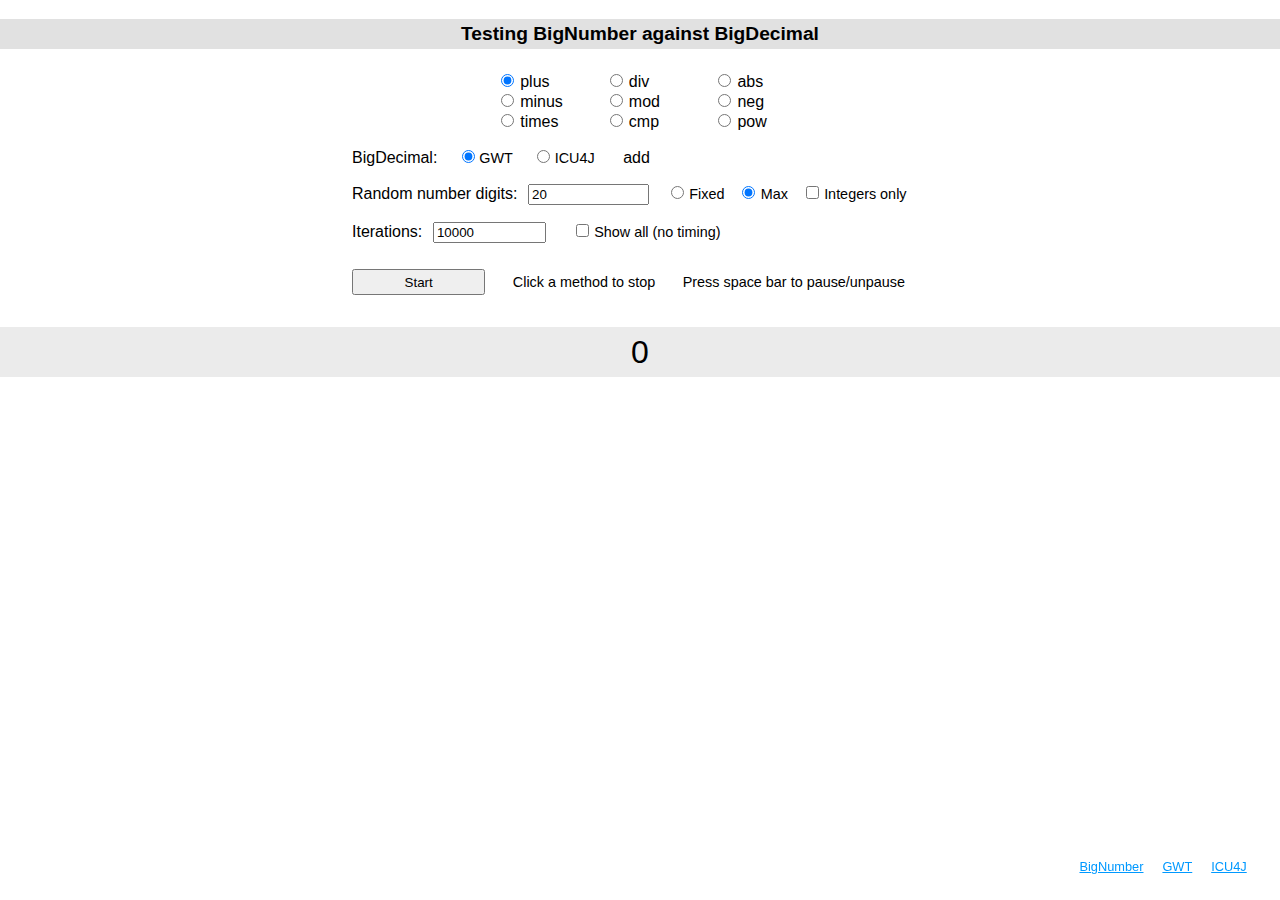
<file: node_modules/watson-developer-cloud/node_modules/solr-client/node_modules/json-bigint/node_modules/bignumber.js/perf/bignumber-vs-bigdecimal.html>
<!DOCTYPE html>
<html lang='en'>
<head>
  <meta charset='utf-8' />
  <meta name="Author" content="M Mclaughlin">
  <title>Testing BigNumber</title>
  <style>
	body {margin: 0; padding: 0; font-family: Calibri, Arial, Sans-Serif;}
	div {margin: 1em 0;}
	h1, #counter {text-align: center; background-color: rgb(225, 225, 225);
		margin-top: 1em; padding: 0.2em; font-size: 1.2em;}
	a {color:  rgb(0, 153, 255); margin: 0 0.6em;}
	.links {position: fixed; bottom: 1em; right: 2em; font-size: 0.8em;}
	.form, #time {width: 36em; margin: 0 auto;}
	.form {text-align: left; margin-top: 1.4em;}
	.random input {margin-left: 1em;}
	.small {font-size: 0.9em;}
	.methods {margin: 1em auto; width: 18em;}
	.iterations input, .left {margin-left: 1.6em;}
	.info span {margin-left: 1.6em; font-size: 0.9em;}
	.info {margin-top: 1.6em;}
	.random input, .iterations input {margin-right: 0.3em;}
	.random label, .iterations label, .bigd label {font-size: 0.9em;
        margin-left: 0.1em;}
	.methods label {width: 5em; margin-left: 0.2em; display: inline-block;}
	.methods label.right {width: 2em;}
	.red {color: red; font-size: 1.1em; font-weight: bold;}
	button {width: 10em; height: 2em;}
	#dp, #r, #digits, #reps {margin-left: 0.8em;}
	#bigint {font-style: italic; display: none;}
	#gwt, #icu4j, #bd, #bigint {margin-left: 1.5em;}
	#division {display: none;}
	#counter {font-size: 2em; background-color: rgb(235, 235, 235);}
    #time {text-align: center;}
	#results {margin: 0 1.4em;}
  </style>
  <script src='../bignumber.js'></script>
  <script src='./lib/bigdecimal_GWT/bigdecimal.js'></script>
</head>
<body>
  <h1>Testing BigNumber against BigDecimal</h1>

  <div class='form'>

	<div class='methods'>
	  <input type='radio' id=0 name=1/><label for=0>plus</label>
	  <input type='radio' id=3 name=1/><label for=3>div</label>
	  <input type='radio' id=6 name=1/><label for=6 class='right'>abs</label>
	  <br>
	  <input type='radio' id=1 name=1/><label for=1>minus</label>
	  <input type='radio' id=4 name=1/><label for=4>mod</label>
	  <input type='radio' id=7 name=1/><label for=7 class='right'>neg</label>
	  <br>
	  <input type='radio' id=2 name=1/><label for=2>times</label>
	  <input type='radio' id=5 name=1/><label for=5>cmp</label>
	  <input type='radio' id=8 name=1/><label for=8 class='right'>pow</label>
	</div>

	<div class='bigd'>
	  <span>BigDecimal:</span>
	  <input type='radio' name=2 id='gwt' /><label for='gwt'>GWT</label>
	  <input type='radio' name=2 id='icu4j' /><label for='icu4j'>ICU4J</label>
	  <span id='bigint'>BigInteger</span>
	  <span id='bd'>add</span>
	</div>

	<div class='random'>
	  Random number digits:<input type='text' id='digits' size=12 />
	  <input type='radio' name=3 id='fix' /><label for='fix'>Fixed</label>
	  <input type='radio' name=3 id='max' /><label for='max'>Max</label>
	  <input type='checkbox' id='int' /><label for='int'>Integers only</label>
	</div>

	<div id='division'>
	  <span>Decimal places:<input type='text' id='dp' size=9 /></span>
	  <span class='left'>Rounding:<select id='r'>
		  <option>UP</option>
		  <option>DOWN</option>
		  <option>CEIL</option>
		  <option>FLOOR</option>
		  <option>HALF_UP</option>
		  <option>HALF_DOWN</option>
		  <option>HALF_EVEN</option>
		</select></span>
	</div>

	<div class='iterations'>
	  Iterations:<input type='text' id='reps' size=11 />
	  <input type='checkbox' id='show'/><label for='show'>Show all (no timing)</label>
	</div>

	<div class='info'>
	  <button id='start'>Start</button>
	  <span>Click a method to stop</span>
	  <span>Press space bar to pause/unpause</span>
	</div>

  </div>

  <div id='counter'>0</div>
  <div id='time'></div>
  <div id='results'></div>

  <div class='links'>
	<a href='https://github.com/MikeMcl/bignumber.js' target='_blank'>BigNumber</a>
	<a href='https://github.com/iriscouch/bigdecimal.js' target='_blank'>GWT</a>
	<a href='https://github.com/dtrebbien/BigDecimal.js/tree/' target='_blank'>ICU4J</a>
  </div>

  <script>

var i, completedReps, targetReps, cycleReps, cycleTime, prevCycleReps, cycleLimit,
	maxDigits, isFixed, isIntOnly, decimalPlaces, rounding, calcTimeout,
	counterTimeout, script, isGWT, BigDecimal_GWT, BigDecimal_ICU4J,
	bdM, bdTotal, bnM, bnTotal,
	bdMs = ['add', 'subtract', 'multiply', 'divide', 'remainder', 'compareTo',
		'abs', 'negate', 'pow'],
	bnMs = ['plus', 'minus', 'times', 'div', 'mod', 'cmp', 'abs', 'neg', 'pow'],
	lastRounding = 4,
	pause = false,
	up = true,
	timingVisible = false,
	showAll = false,

	// EDIT DEFAULTS HERE

	DEFAULT_REPS = 10000,
	DEFAULT_DIGITS = 20,
	DEFAULT_DECIMAL_PLACES = 20,
	DEFAULT_ROUNDING = 4,
	MAX_POWER = 20,
	CHANCE_NEGATIVE = 0.5,	 // 0 (never) to 1 (always)
	CHANCE_INTEGER = 0.2,	 // 0 (never) to 1 (always)
    MAX_RANDOM_EXPONENT = 100,
	SPACE_BAR = 32,
	ICU4J_URL = './lib/bigdecimal_ICU4J/BigDecimal-all-last.js',

	//

	$ = function (id) {return document.getElementById(id)},
	$INPUTS = document.getElementsByTagName('input'),
	$BD = $('bd'),
	$BIGINT = $('bigint'),
	$DIGITS = $('digits'),
	$GWT = $('gwt'),
	$ICU4J = $('icu4j'),
	$FIX = $('fix'),
	$MAX = $('max'),
	$INT = $('int'),
	$DIV = $('division'),
	$DP = $('dp'),
	$R = $('r'),
	$REPS = $('reps'),
	$SHOW = $('show'),
	$START = $('start'),
	$COUNTER = $('counter'),
	$TIME = $('time'),
	$RESULTS = $('results'),

    // Get random number in normal notation.
	getRandom = function () {
		var z,
            i = 0,
            // n is the number of digits - 1
			n = isFixed ? maxDigits - 1 : Math.random() * (maxDigits || 1) | 0,
            r = ( Math.random() * 10 | 0 ) + '';

		if (n) {
            if (r == '0')
     		    r = isIntOnly ? ( ( Math.random() * 9 | 0 ) + 1 ) + '' : (z = r + '.');

			for ( ; i++ < n; r += Math.random() * 10 | 0 ){}

			if (!z && !isIntOnly && Math.random() > CHANCE_INTEGER) {
				r = r.slice( 0, i = (Math.random() * n | 0) + 1 ) +
					'.' + r.slice(i);
			}
        }

        // Avoid division by zero error with division and modulo
		if ((bdM == 'divide' || bdM == 'remainder') && parseFloat(r) === 0)
			r = ( ( Math.random() * 9 | 0 ) + 1 ) + '';

		return Math.random() > CHANCE_NEGATIVE ? r : '-' + r;
	},

    // Get random number in exponential notation (if isIntOnly is false).
    // GWT BigDecimal BigInteger does not accept exponential notation.
    //getRandom = function () {
    //    var i = 0,
    //        // n is the number of significant digits - 1
    //        n = isFixed ? maxDigits - 1 : Math.random() * (maxDigits || 1) | 0,
    //        r = ( ( Math.random() * 9 | 0 ) + 1 ) + '';
    //
    //    for (; i++ < n; r += Math.random() * 10 | 0 ){}
    //
    //    if ( !isIntOnly ) {
    //
    //        // Add exponent.
    //        r += 'e' + ( Math.random() > 0.5 ? '+' : '-' ) +
    //          ( Math.random() * MAX_RANDOM_EXPONENT | 0 );
    //    }
    //
    //    return Math.random() > CHANCE_NEGATIVE ? r : '-' + r
    //},

	showTimings = function () {
		var i, bdS, bnS,
            sp = '',
            r = bnTotal < bdTotal
			  ? (bnTotal ? bdTotal / bnTotal : bdTotal)
			  : (bdTotal ? bnTotal / bdTotal : bnTotal);

        bdS = 'BigDecimal: ' + (bdTotal || '<1');
        bnS = 'BigNumber: ' + (bnTotal || '<1');

        for ( i = bdS.length - bnS.length; i-- > 0; sp += '&nbsp;'){}
        bnS = 'BigNumber: ' + sp + (bnTotal || '<1');

		$TIME.innerHTML =
            'No mismatches<div>' + bdS + ' ms<br>' + bnS + ' ms</div>' +
	    		((r = parseFloat(r.toFixed(1))) > 1
		    		? 'Big' + (bnTotal < bdTotal ? 'Number' : 'Decimal')
			    		+ ' was ' + r + ' times faster'
				    : 'Times approximately equal');
	},

	clear = function () {
		clearTimeout(calcTimeout);
		clearTimeout(counterTimeout);

		$COUNTER.style.textDecoration = 'none';
		$COUNTER.innerHTML = '0';
		$TIME.innerHTML = $RESULTS.innerHTML = '';
		$START.innerHTML = 'Start';
	},

	begin = function () {
        var i;
		clear();

		targetReps = +$REPS.value;
		if (!(targetReps > 0)) return;

		$START.innerHTML = 'Restart';

        i = +$DIGITS.value;
		$DIGITS.value = maxDigits = i && isFinite(i) ? i : DEFAULT_DIGITS;

		for (i = 0; i < 9; i++) {
			if ($INPUTS[i].checked) {
				bnM = bnMs[$INPUTS[i].id];
				bdM = bdMs[$INPUTS[i].id];
				break;
			}
		}

		if (bdM == 'divide') {
            i = +$DP.value;
            $DP.value = decimalPlaces = isFinite(i) ? i : DEFAULT_DECIMAL_PLACES;
			rounding = $R.selectedIndex;
			BigNumber.config(decimalPlaces, rounding);
		}

		isFixed = $FIX.checked;
		isIntOnly = $INT.checked;
		showAll = $SHOW.checked;

		BigDecimal = (isGWT = $GWT.checked)
			? (isIntOnly ? BigInteger : BigDecimal_GWT)
			: BigDecimal_ICU4J;

		prevCycleReps = cycleLimit = completedReps = bdTotal = bnTotal = 0;
		pause = false;

		cycleReps = showAll ? 1 : 0.5;
		cycleTime = +new Date();

		setTimeout(updateCounter, 0);
	},

	updateCounter = function () {

		if (pause) {
			if (!timingVisible && !showAll) {
				showTimings();
				timingVisible = true;
			}
			counterTimeout = setTimeout(updateCounter, 50);
			return
		}

		$COUNTER.innerHTML = completedReps;

		if (completedReps < targetReps) {
			if (timingVisible) {
				$TIME.innerHTML = '';
				timingVisible = false;
			}

			if (!showAll) {

				// Adjust cycleReps so counter is updated every second-ish
				if (prevCycleReps != cycleReps) {

					// cycleReps too low
					if (+new Date() - cycleTime < 1e3) {
						prevCycleReps = cycleReps;

						if (cycleLimit) {
							cycleReps += ((cycleLimit - cycleReps) / 2);
						} else {
							cycleReps *= 2;
						}

					// cycleReps too high
					} else {
						cycleLimit = cycleReps;
						cycleReps -= ((cycleReps - prevCycleReps) / 2);
					}

					cycleReps = Math.floor(cycleReps) || 1;
					cycleTime = +new Date();
				}

				if (completedReps + cycleReps > targetReps) {
					cycleReps = targetReps - completedReps;
				}
			}

			completedReps += cycleReps;
			calcTimeout = setTimeout(calc, 0);

		// Finished - show timings summary
		} else {
			$START.innerHTML = 'Start';
			$COUNTER.style.textDecoration = 'underline';
			if (!showAll) {
				showTimings();
			}
		}
	},

	calc = function () {

		var start, bdT, bnT, bdR, bnR,
			xs = [cycleReps],
			ys = [cycleReps],
			bdRs = [cycleReps],
			bnRs = [cycleReps];


		// GENERATE RANDOM OPERANDS

		for (i = 0; i < cycleReps; i++) {
			xs[i] = getRandom();
		}

		if (bdM == 'pow') {

			// GWT pow argument must be Number type and integer
			if (isGWT) {
				for (i = 0; i < cycleReps; i++) {
					ys[i] = Math.floor(Math.random() * (MAX_POWER + 1));
				}

			// ICU4J pow argument must be BigDecimal
			} else {
				for (i = 0; i < cycleReps; i++) {
					ys[i] = Math.floor(Math.random() * (MAX_POWER + 1)) + '';
				}
			}

		// No second operand needed for abs and negate
		} else if (bdM != 'abs' && bdM != 'negate') {
			for (i = 0; i < cycleReps; i++) {
				ys[i] = getRandom();
			}
		}


		//********************************************************************//
		//************************** START TIMING ****************************//
		//********************************************************************//


		// BIGDECIMAL

		if (bdM == 'divide') {

			start = +new Date();
			for (i = 0; i < cycleReps; i++) {
				bdRs[i] = new BigDecimal(xs[i])[bdM](new BigDecimal(ys[i]),
					decimalPlaces, rounding);
			}
			bdT = +new Date() - start;

		// GWT pow argument must be Number type and integer
		} else if (bdM == 'pow' && isGWT) {

			start = +new Date();
			for (i = 0; i < cycleReps; i++) {
				bdRs[i] = new BigDecimal(xs[i])[bdM](ys[i]);
			}
			bdT = +new Date() - start;

		} else if (bdM == 'abs' || bdM == 'negate') {

			start = +new Date();
			for (i = 0; i < cycleReps; i++) {
				bdRs[i] = new BigDecimal(xs[i])[bdM]();
			}
			bdT = +new Date() - start;

		} else {

			start = +new Date();
			for (i = 0; i < cycleReps; i++) {
				bdRs[i] = new BigDecimal(xs[i])[bdM](new BigDecimal(ys[i]));
			}
			bdT = +new Date() - start;

		}


		// BIGNUM

		if (bdM == 'pow') {

			start = +new Date();
			for (i = 0; i < cycleReps; i++) {
				bnRs[i] = new BigNumber(xs[i])[bnM](ys[i]);
			}
			bnT = +new Date() - start;

		} else if (bdM == 'abs' || bdM == 'negate') {

			start = +new Date();
			for (i = 0; i < cycleReps; i++) {
				bnRs[i] = new BigNumber(xs[i])[bnM]();
			}
			bnT = +new Date() - start;

		} else {

			start = +new Date();
			for (i = 0; i < cycleReps; i++) {
				bnRs[i] = new BigNumber(xs[i])[bnM](new BigNumber(ys[i]));
			}
			bnT = +new Date() - start;

		}


		//********************************************************************//
		//**************************** END TIMING ****************************//
		//********************************************************************//


		// CHECK FOR MISMATCHES

		for (i = 0; i < cycleReps; i++) {
			bnR = bnRs[i].toString();

			// Remove any trailing zeros from BigDecimal result
			if (isGWT) {
				bdR = bdM == 'compareTo' || isIntOnly
					? bdRs[i].toString()
					: bdRs[i].stripTrailingZeros().toPlainString();
			} else {

				// No toPlainString() or stripTrailingZeros() in ICU4J
				bdR = bdRs[i].toString();

				if (bdR.indexOf('.') != -1) {
					bdR = bdR.replace(/\.?0+$/, '');
				}
			}

			if (bdR !== bnR) {

				$RESULTS.innerHTML =
					'<span class="red">Breaking on first mismatch:</span>' +
					'<br><br>' +xs[i] + '<br>' + bnM + '<br>' + ys[i] +
					'<br><br>BigDecimal<br>' + bdR + '<br>' + bnR + '<br>BigNumber';

				if (bdM == 'divide') {
					$RESULTS.innerHTML += '<br><br>Decimal places: ' +
						decimalPlaces + '<br>Rounding mode: ' + rounding;
				}
				return;
			} else if (showAll) {
				$RESULTS.innerHTML = xs[i] + '<br>' + bnM + '<br>' + ys[i] +
				'<br><br>BigDecimal<br>' + bdR + '<br>' + bnR + '<br>BigNumber';
			}
		}

		bdTotal += bdT;
		bnTotal += bnT;

		updateCounter();
	};


// EVENT HANDLERS

document.onkeyup = function (evt) {
	evt = evt || window.event;
	if ((evt.keyCode || evt.which) == SPACE_BAR) {
		up = true;
	}
};
document.onkeydown = function (evt) {
	evt = evt || window.event;
	if (up && (evt.keyCode || evt.which) == SPACE_BAR) {
		pause = !pause;
		up = false;
	}
};

// BigNumber methods' radio buttons' event handlers
for (i = 0; i < 9; i++) {
	$INPUTS[i].checked = false;
	$INPUTS[i].disabled = false;
	$INPUTS[i].onclick = function () {
		clear();
		lastRounding = $R.options.selectedIndex;
		$DIV.style.display = 'none';
		bnM = bnMs[this.id];
		$BD.innerHTML = bdM = bdMs[this.id];
	};
}
$INPUTS[1].onclick = function () {
	clear();
	$R.options.selectedIndex = lastRounding;
	$DIV.style.display = 'block';
	bnM = bnMs[this.id];
	$BD.innerHTML = bdM = bdMs[this.id];
};

// Show/hide BigInteger and disable/un-disable division accordingly as BigInteger
// throws an exception if division gives "no exact representable decimal result"
$INT.onclick = function () {
	if (this.checked && $GWT.checked) {
		if ($INPUTS[1].checked) {
			$INPUTS[1].checked = false;
			$INPUTS[0].checked = true;
			$BD.innerHTML = bdMs[$INPUTS[0].id];
			$DIV.style.display = 'none';
		}
		$INPUTS[1].disabled = true;
		$BIGINT.style.display = 'inline';
	} else {
		$INPUTS[1].disabled = false;
		$BIGINT.style.display = 'none';
	}
};
$ICU4J.onclick = function () {
	$INPUTS[1].disabled = false;
	$BIGINT.style.display = 'none';
};
$GWT.onclick = function () {
	if ($INT.checked) {
		if ($INPUTS[1].checked) {
			$INPUTS[1].checked = false;
			$INPUTS[0].checked = true;
			$BD.innerHTML = bdMs[$INPUTS[0].id];
			$DIV.style.display = 'none';
		}
		$INPUTS[1].disabled = true;
		$BIGINT.style.display = 'inline';
	}
};

BigNumber.config({
	DECIMAL_PLACES : 20,
	ROUNDING_MODE : 4,
	ERRORS : false,
	RANGE : 1E9,
	EXPONENTIAL_AT : 1E9
});

// Set defaults
$MAX.checked = $INPUTS[0].checked = $GWT.checked = true;
$SHOW.checked = $INT.checked = false;
$REPS.value = DEFAULT_REPS;
$DIGITS.value = DEFAULT_DIGITS;
$DP.value = DEFAULT_DECIMAL_PLACES;
$R.option = DEFAULT_ROUNDING;

BigDecimal_GWT = BigDecimal;
BigDecimal = undefined;

// Load ICU4J BigDecimal
script = document.createElement("script");
script.src = ICU4J_URL;
script.onload = script.onreadystatechange = function () {
	if (!script.readyState || /loaded|complete/.test(script.readyState)) {
		script = null;
		BigDecimal_ICU4J = BigDecimal;
		$START.onmousedown = begin;
	}
};
document.getElementsByTagName("head")[0].appendChild(script);



/*

NOTES:


ICU4J
=====
IBM java package: com.ibm.icu.math
pow's argument must be a BigDecimal.
Among other differences, doesn't have .toPlainString() or .stripTrailingZeros().
Exports BigDecimal only.
Much faster than gwt on Firefox, on Chrome it varies with the method.


GWT
===
Java standard class library: java.math.BigDecimal

Exports:
  RoundingMode
  MathContext
  BigDecimal
  BigInteger

BigDecimal properties:
  ROUND_CEILING
  ROUND_DOWN
  ROUND_FLOOR
  ROUND_HALF_DOWN
  ROUND_HALF_EVEN
  ROUND_HALF_UP
  ROUND_UNNECESSARY
  ROUND_UP
  __init__
  valueOf
  log
  logObj
  ONE
  TEN
  ZERO

BigDecimal instance properties/methods:
( for (var i in new BigDecimal('1').__gwt_instance.__gwtex_wrap) {...} )

  byteValueExact
  compareTo
  doubleValue
  equals
  floatValue
  hashCode
  intValue
  intValueExact
  max
  min
  movePointLeft
  movePointRight
  precision
  round
  scale
  scaleByPowerOfTen
  shortValueExact
  signum
  stripTrailingZeros
  toBigInteger
  toBigIntegerExact
  toEngineeringString
  toPlainString
  toString
  ulp
  unscaledValue
  longValue
  longValueExact
  abs
  add
  divide
  divideToIntegralValue
  multiply
  negate
  plus
  pow
  remainder
  setScale
  subtract
  divideAndRemainder

*/

  </script>
</body>
</html>
</file>
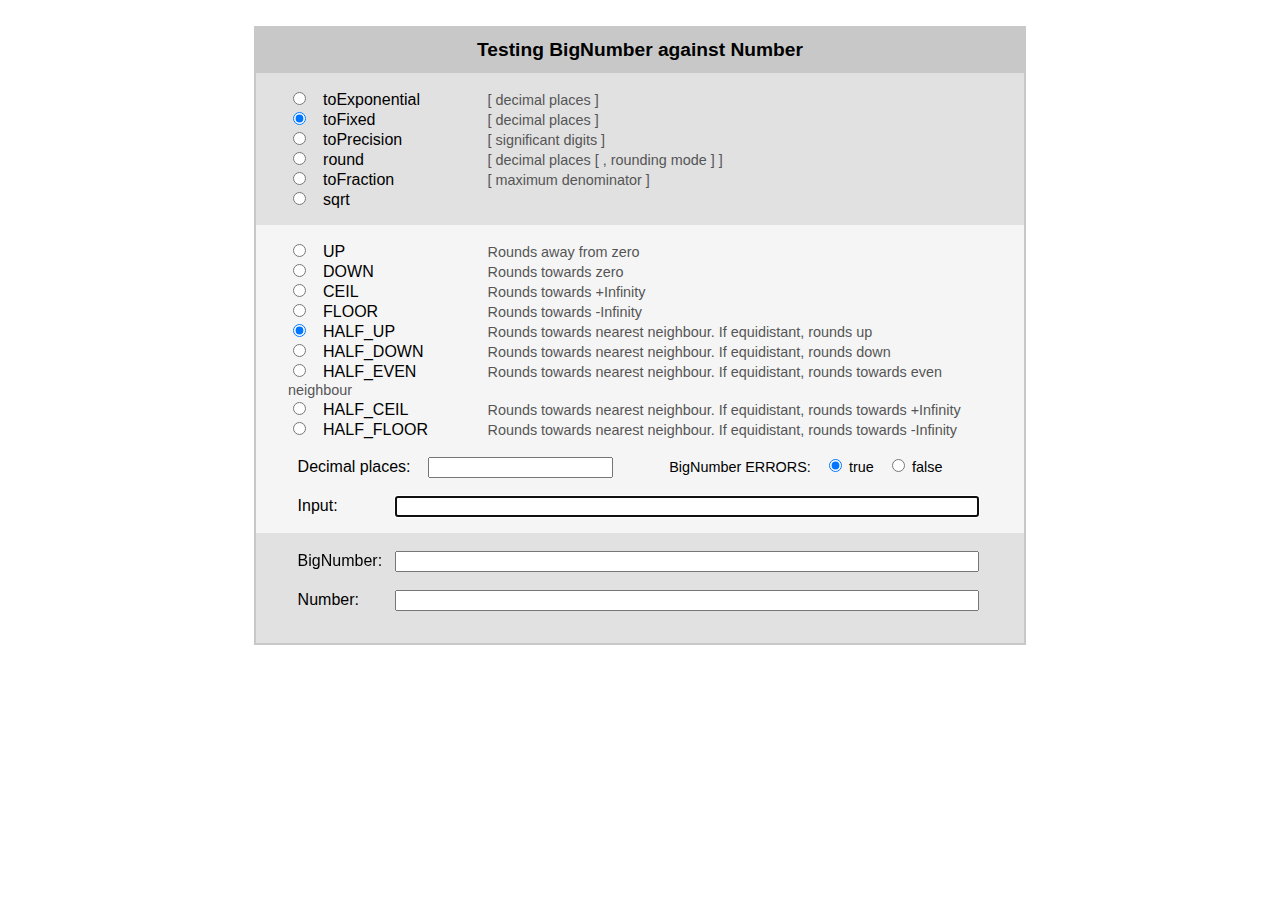
<file: node_modules/watson-developer-cloud/node_modules/solr-client/node_modules/json-bigint/node_modules/bignumber.js/test/browser/bignumber-vs-number.html>
<!DOCTYPE html>
<html lang='en'>
<head>
  <meta charset='utf-8' />
  <meta name="Author" content="M Mclaughlin">
  <title>Testing BigNumber against Number</title>
  <style>
    body, ul, form, h1, div {margin: 0; padding: 0;}
    body, pre {font-family: Calibri, Arial, Sans-Serif;}
    form {width: 48em; margin: 1.6em auto; border: 2px solid rgb(200, 200, 200);}
    h1 {text-align: center; font-size: 1.2em; padding: 0.6em 0;
        background-color: rgb(200, 200, 200)}
    ul {list-style-type: none; color: rgb(85, 85, 85); padding: 1em 1em 0 2em;}
    .input, ul {background-color: rgb(245, 245, 245);}
    .input, .output {padding: 0 1em 1em 2em;}
    .output, .methods {background-color: rgb(225, 225, 225);}
    .methods {padding-bottom: 1em;}
    .output {padding-bottom: 2em;}
    .size {width: 80%;}
    label {width: 10em; color: rgb(0, 0, 0); margin-left: 0.6em;}
    label {display: inline-block;}
    span, .exLabel, pre {font-size: 0.9em;}
	pre {display: inline;}
    .exLabel {display: inline; margin-left: 0; width: 2em;}
    .arg, .result, .dp {width: 5em; margin-right: 0.8em; margin-top: 1.2em;}
    .dp {width: auto;}
    .exInput {margin-left: 1em;}
    .code {width: 60em; margin: 0 auto; font-family: Courier New, Courier,
        monospace; font-size: 0.8em;}
  </style>
  <script src='../../bignumber.js'></script>
</head>
<body>
  <form>
    <h1>Testing BigNumber against Number</h1>
    <ul class='methods'>
      <li>
        <input type='radio' id='toExponential' name=1/>
        <label for='toExponential'>toExponential</label>
        <span>[ decimal places ]</span>
      </li>
      <li>
        <input type='radio' id='toFixed' name=1/>
        <label for='toFixed'>toFixed</label>
        <span>[ decimal places ]</span>
      </li>
      <li>
        <input type='radio' id='toPrecision' name=1/>
        <label for='toPrecision'>toPrecision</label>
        <span>[ significant digits ]</span>
      </li>
      <li>
        <input type='radio' id='round' name=1/>
        <label for='round'>round</label>
        <span>[ decimal places [ , rounding mode ] ]</span>
      </li>
      <li>
        <input type='radio' id='toFraction' name=1/>
        <label for='toFraction'>toFraction</label>
        <span>[ maximum denominator ]</span>
      </li>
      <li>
        <input type='radio' id='sqrt' name=1/>
        <label for='sqrt'>sqrt</label>
      </li>
    </ul>
    <ul id='roundings'>
      <li>
        <input type='radio' id=0 name=2/>
        <label for=0 >UP</label>
        <span>Rounds away from zero</span>
      </li>
      <li>
        <input type='radio' id=1 name=2/>
        <label for=1 >DOWN</label>
        <span>Rounds towards zero</span>
      </li>
      <li>
        <input type='radio' id=2 name=2/>
        <label for=2 >CEIL</label>
        <span>Rounds towards +Infinity</span>
      </li>
      <li>
        <input type='radio' id=3 name=2/>
        <label for=3 >FLOOR</label>
        <span>Rounds towards -Infinity</span>
      </li>
      <li>
        <input type='radio' id=4 name=2/>
        <label for=4 >HALF_UP</label>
        <span>Rounds towards nearest neighbour. If equidistant, rounds up</span>
      </li>
      <li>
        <input type='radio' id=5 name=2/>
        <label for=5 >HALF_DOWN</label>
        <span>Rounds towards nearest neighbour. If equidistant, rounds down</span>
      </li>
      <li>
        <input type='radio' id=6 name=2/>
        <label for=6 >HALF_EVEN</label>
        <span>Rounds towards nearest neighbour. If equidistant, rounds towards even neighbour</span>
      </li>
      <li>
        <input type='radio' id=7 name=2/>
        <label for=7 >HALF_CEIL</label>
        <span>Rounds towards nearest neighbour. If equidistant, rounds towards +Infinity</span>
      </li>
      <li>
        <input type='radio' id=8 name=2/>
        <label for=8 >HALF_FLOOR</label>
        <span>Rounds towards nearest neighbour. If equidistant, rounds towards -Infinity</span>
      </li>
    </ul>

    <div class='input'>
      <div class='dpDiv'>
      <label class='dp' id='dpLabel' for='dp'>Decimal places:</label>
      <input type='text' id='dp' name='dp' size=20 />
      <pre>             BigNumber ERRORS:</pre>
      <input class='exInput' type='radio' id='exTrue' name=3/>
      <label class='exLabel' for='exTrue'>true</label>
      <input class='exInput' type='radio' id='exFalse' name=3/>
      <label class='exLabel' for='exFalse'>false</label>
      </div>
      <label class='arg' for='input'>Input:</label>
      <input class='size' type='text' id='input' name='input' />
    </div>

    <div class='output'>
      <label class='result' for='bignumber'>BigNumber:</label>
      <input class='size' type='text' id='bignumber' name='bignumber' readonly />
      <div id='number'>
        <label class='result' for='num'>Number:</label>
        <input class='size' type='text' id='num' name='num' readonly />
      </div>
    </div>
  </form>
  <div class= 'code' id='code'></div>
  <script>
(function () {
    var i, toFraction, lastFocus,
        d = document,
        $ = function (id) {return d.getElementById(id)},
        $input = $('input'),
        $dp = $('dp'),
        $dpLabel = $('dpLabel'),
        $num = $('num'),
        $bignumber = $('bignumber'),
        $number = $('number'),
        $roundings = $('roundings'),
        $exceptionsTrue = $('exTrue'),
        $exceptionsFalse = $('exFalse'),
        $code = $('code'),
        $inputs = d.getElementsByTagName('input');

    function round() {
        var i, rb, method, mode, includeNumber, numVal, bignumberVal, isSqrt,
            dp = ($dp.value = $dp.value.replace(/\s+/g, '')),
            dpEmpty = dp === '',
            input = ($input.value = $input.value.replace(/\s+/g, '')),
            exceptions = $exceptionsTrue.checked,
            code = 'BigNumber.config({ERRORS : ' + exceptions;

        BigNumber.config({ERRORS : exceptions});

        if (input) {
            for (i = 0; i < 15; i++) {
                rb = $inputs[i];
                if (rb.checked) {
                    if (i < 6) method = rb.id;
                    else mode = rb.id;
                }
            }

            $num.value = $bignumber.value = $code.innerHTML = '';
            isSqrt = method == 'sqrt';

            if (includeNumber = method != 'toFraction' && method != 'round') {
                try {
                    numVal = isSqrt
                        ? Math.sqrt(input)
                        : dpEmpty
                            ? Number(input)[method]()
                            : Number(input)[method](dp);
                } catch(e) {
                    numVal = e;
                }

                if (isSqrt && !dpEmpty) {
                    try {
                        BigNumber.config(dp);
                    } catch(e) {
                        $bignumber.value = e;
                        return;
                    }
                    code += ', DECIMAL_PLACES : ' + dp;
                }
                BigNumber.config({ROUNDING_MODE : mode});
                code += ', ROUNDING_MODE : ' + mode;
            }

            code += "})<br>BigNumber('" + input + "')." + method + "(";

            if (!isSqrt) {
                if (method == 'round') {
                    if (dpEmpty) {
                        dp = undefined;
                        dpEmpty = false;
                    }
                    code += "'" + dp + "', " + mode;

                } else if (!dpEmpty) code += "'" + dp + "'";
            }

            code += ')<br><br>';

            if (includeNumber) {
                if (isSqrt) {
                    code += "Math.sqrt('" + input + "')";
                } else {
                    code += "Number('" + input + "')." + method + "(";
                    if (!dpEmpty) code += "'" + dp + "'";
                    code += ")";
                }
            }

            try {
                bignumberVal = dpEmpty
                    ? new BigNumber(input)[method]()
                    : new BigNumber(input)[method](dp, mode);
            } catch(e) {
                bignumberVal = e;
            }

            setTimeout(function () {
                $bignumber.value = bignumberVal;
                if (includeNumber) $num.value = numVal;
                $code.innerHTML = code;
            }, 100);

            if (window.console && console.log) {
                input = new BigNumber(input);
                console.log('\nc: ' + input.c +
                            '\ne: ' + input.e +
                            '\ns: ' + input.s);
            }
        }
        lastFocus.focus();
    }

    BigNumber.config({
        DECIMAL_PLACES : 20,
        ROUNDING_MODE : 4,
        ERRORS : false,
        EXPONENTIAL_AT : 1E9,
        RANGE : 1E9
    });

    $input.value = $dp.value = $num.value = $bignumber.value = '';
    setTimeout(function () {$input.focus()}, 0);

    for (i = 0; i < 15; i++) {
        $inputs[i].checked = false;

        $inputs[i].onclick = function () {
            if (this.id >= 0) {
                round();
            } else {
                if (this.id == 'toFraction') {
                    toFraction = true;
                    $dpLabel.innerHTML = 'Maximum denominator:';
                    $number.style.display = $roundings.style.display = 'none';
                } else {
                    $dpLabel.innerHTML = this.id == 'toPrecision'
                        ? 'Significant digits:'
                        : 'Decimal places:';
                    $number.style.display = this.id == 'round'
                        ? 'none'
                        : 'block';
                    $roundings.style.display = 'block';
                    if (toFraction) toFraction = false;
                }
                $dp.value = $bignumber.value = $num.value = $code.innerHTML = '';
                lastFocus.focus();
            }
        };
    }

    $exceptionsTrue.onclick = $exceptionsFalse.onclick = round;

    $input.onfocus = $dp.onfocus = function () {
        lastFocus = this;
    };

    $inputs[1].checked = $inputs[10].checked = $exceptionsTrue.checked = true;

    document.onkeypress = function (e) {
        if ((e || window.event).keyCode == 13) {
            round();
            return false;
        } else $num.value = $bignumber.value = '';
    };
})();
  </script>
</body>
</html>
</file>
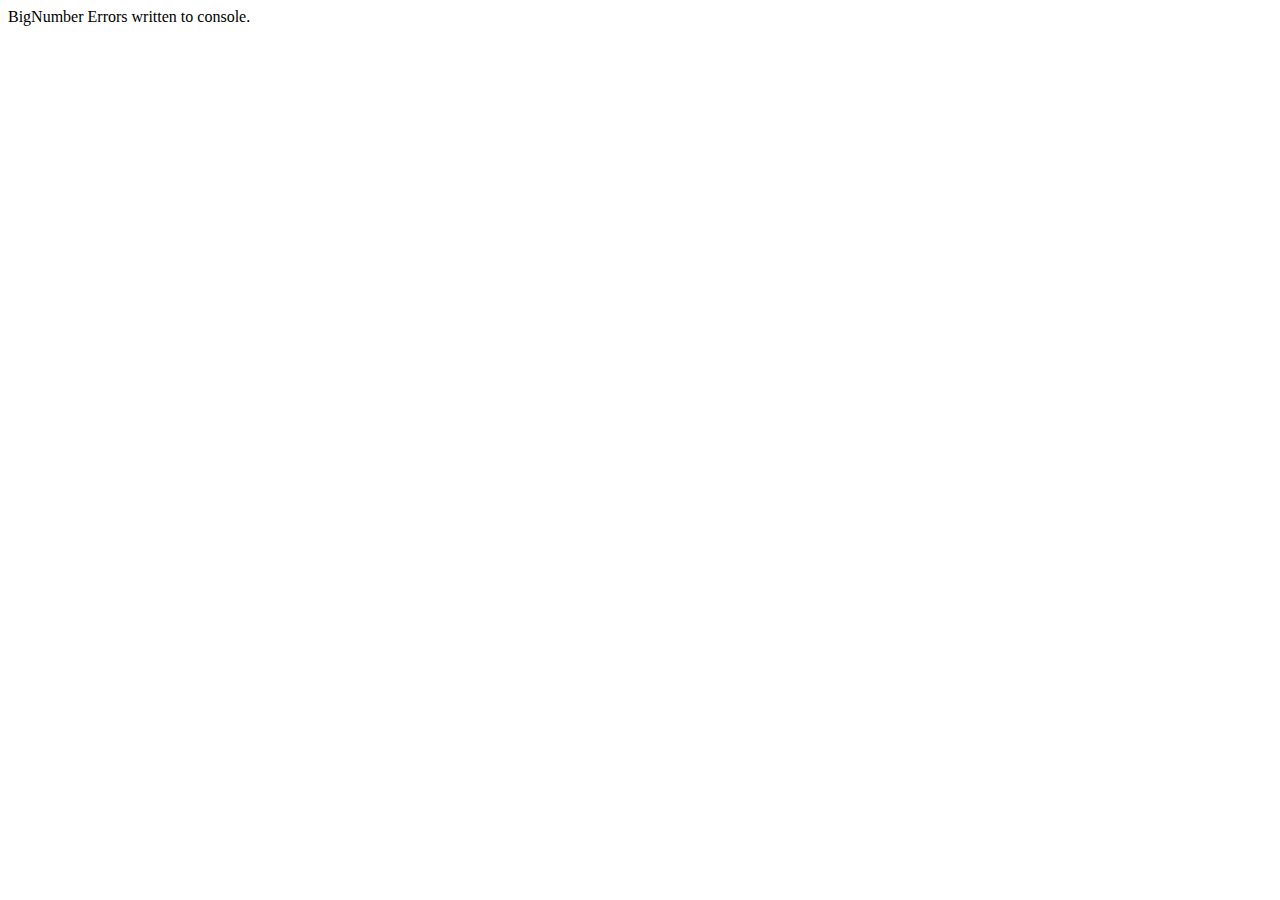
<file: node_modules/watson-developer-cloud/node_modules/solr-client/node_modules/json-bigint/node_modules/bignumber.js/test/browser/console-errors.html>
<!DOCTYPE html>
<html lang="en">
<head>
  <meta charset="utf-8" />
  <title>BigNumber Errors</title>
  <script src='../../bignumber.js'></script>
</head>
<body>
  <script>

    var n;

    document.body.innerHTML = 'BigNumber Errors written to console.';

    try {
        n = new BigNumber(45324542.452466456546456);
    } catch (e) {
        console.error(e + '')
    } try {
        n = new BigNumber(333, 2);
    } catch (e) {
        console.error(e + '')
    } try {
         n = new BigNumber(123, 5.6);
    } catch (e) {
        console.error(e + '')
    } try {
        n = new BigNumber(123, 37);
    } catch (e) {
        console.error(e + '')
    } try {
        n = new BigNumber('hello');
    } catch (e) {
        console.error(e + '')
    } try {
        n = new BigNumber(8475698473265965);
    } catch (e) {
        console.error(e + '')
    }

    try {
        BigNumber.config({ DECIMAL_PLACES : 10.3});
    } catch (e) {
        console.error(e + '')
    } try {
        BigNumber.config({ DECIMAL_PLACES : -1});
    } catch (e) {
        console.error(e + '')
    } try {
        BigNumber.config({ ROUNDING_MODE : 4.3});
    } catch (e) {
        console.error(e + '')
    } try {
        BigNumber.config({ ROUNDING_MODE : 10});
    } catch (e) {
        console.error(e + '')
    } try {
        BigNumber.config({ EXPONENTIAL_AT : 10.3});
    } catch (e) {
        console.error(e + '')
    } try {
        BigNumber.config({ EXPONENTIAL_AT : 1e99});
    } catch (e) {
        console.error(e + '')
    } try {
        BigNumber.config({ RANGE : 1.999});
    } catch (e) {
        console.error(e + '')
    } try {
        BigNumber.config({ RANGE : 1e99});
    } catch (e) {
        console.error(e + '')
    } try {
        BigNumber.config({ ERRORS : 'ertg'});
    } catch (e) {
        console.error(e + '')
    }

    try {
        n = new BigNumber(2).pow(10.3);
    } catch (e) {
        console.error(e + '')
    } try {
        n = new BigNumber(2).pow(1e99);
    } catch (e) {
        console.error(e + '')
    }

    try {
        n = new BigNumber(2).round(300.3);
    } catch (e) {
        console.error(e + '')
    } try {
        n = new BigNumber(2).round(1e99);
    } catch (e) {
        console.error(e + '')
    } try {
       n = new BigNumber(2).round(null, 3.3);
    } catch (e) {
        console.error(e + '')
    } try {
        n = new BigNumber(2).round(null, 9);
    } catch (e) {
        console.error(e + '')
    }

    try {
        n = new BigNumber(2).toE(300.3);
    } catch (e) {
        console.error(e + '')
    } try {
        n = new BigNumber(2).toE(1e99);
    } catch (e) {
        console.error(e + '')
    }

    try {
        n = new BigNumber(2).toF(300.3);
    } catch (e) {
        console.error(e + '')
    } try {
        n = new BigNumber(2).toF(1e99);
    } catch (e) {
        console.error(e + '')
    }

    try {
        n = new BigNumber(2).toFr(300.3);
    } catch (e) {
        console.error(e + '')
    } try {
        n = new BigNumber(2).toFr(-1);
    } catch (e) {
        console.error(e + '')
    }

    try {
        n = new BigNumber(2).toP(300.3);
    } catch (e) {
        console.error(e + '')
    } try {
       n = new BigNumber(2).toP(0);
    } catch (e) {
        console.error(e + '')
    }

    try {
        n = new BigNumber(2).toS(3.3);
    } catch (e) {
        console.error(e + '')
    } try {
        n = new BigNumber(2).toS(1);
    } catch (e) {
        console.error(e + '')
    }


   /*
    * cmp, div, eq, gt, gte, lt, lte, minus, mod, plus, pow, times.
    */


    try {
        n = new BigNumber(2).cmp(45324542.452466456546456);
    } catch (e) {
        console.error(e + '')
    } try {
        n = new BigNumber(2).cmp(333, 2);
    } catch (e) {
        console.error(e + '')
    } try {
        n = new BigNumber(2).cmp(123, 5.6);
    } catch (e) {
        console.error(e + '')
    } try {
        n = new BigNumber(2).cmp(123, 37);
    } catch (e) {
        console.error(e + '')
    } try {
        n = new BigNumber(2).cmp('hello');
    } catch (e) {
        console.error(e + '')
    } try {
        n = new BigNumber(2).cmp(8475698473265965);
    } catch (e) {
        console.error(e + '')
    }

    try {
        n = new BigNumber(2).div(45324542.452466456546456);
    } catch (e) {
        console.error(e + '')
    } try {
        n = new BigNumber(2).div(333, 2);
    } catch (e) {
        console.error(e + '')
    } try {
        n = new BigNumber(2).div(123, 5.6);
    } catch (e) {
        console.error(e + '')
    } try {
        n = new BigNumber(2).div(123, 37);
    } catch (e) {
        console.error(e + '')
    } try {
        n = new BigNumber(2).div('hello');
    } catch (e) {
        console.error(e + '')
    } try {
        n = new BigNumber(2).div(8475698473265965);
    } catch (e) {
        console.error(e + '')
    }

    try {
        n = new BigNumber(2).eq(45324542.452466456546456);
    } catch (e) {
        console.error(e + '')
    } try {
        n = new BigNumber(2).eq(333, 2);
    } catch (e) {
        console.error(e + '')
    } try {
        n = new BigNumber(2).eq(123, 5.6);
    } catch (e) {
        console.error(e + '')
    } try {
        n = new BigNumber(2).eq(123, 37);
    } catch (e) {
        console.error(e + '')
    } try {
        n = new BigNumber(2).eq('hello');
    } catch (e) {
        console.error(e + '')
    } try {
        n = new BigNumber(2).eq(8475698473265965);
    } catch (e) {
        console.error(e + '')
    }

    try {
        n = new BigNumber(2).gt(45324542.452466456546456);
    } catch (e) {
        console.error(e + '')
    } try {
        n = new BigNumber(2).gt(333, 2);
    } catch (e) {
        console.error(e + '')
    } try {
        n = new BigNumber(2).gt(123, 5.6);
    } catch (e) {
        console.error(e + '')
    } try {
        n = new BigNumber(2).gt(123, 37);
    } catch (e) {
        console.error(e + '')
    } try {
        n = new BigNumber(2).gt('hello');
    } catch (e) {
        console.error(e + '')
    } try {
        n = new BigNumber(2).gt(8475698473265965);
    } catch (e) {
        console.error(e + '')
    }

    try {
        n = new BigNumber(2).gte(45324542.452466456546456);
    } catch (e) {
        console.error(e + '')
    } try {
        n = new BigNumber(2).gte(333, 2);
    } catch (e) {
        console.error(e + '')
    } try {
        n = new BigNumber(2).gte(123, 5.6);
    } catch (e) {
        console.error(e + '')
    } try {
        n = new BigNumber(2).gte(123, 37);
    } catch (e) {
        console.error(e + '')
    } try {
        n = new BigNumber(2).gte('hello');
    } catch (e) {
        console.error(e + '')
    } try {
        n = new BigNumber(2).gte(8475698473265965);
    } catch (e) {
        console.error(e + '')
    }

    try {
        n = new BigNumber(2).lt(45324542.452466456546456);
    } catch (e) {
        console.error(e + '')
    } try {
        n = new BigNumber(2).lt(333, 2);
    } catch (e) {
        console.error(e + '')
    } try {
        n = new BigNumber(2).lt(123, 5.6);
    } catch (e) {
        console.error(e + '')
    } try {
        n = new BigNumber(2).lt(123, 37);
    } catch (e) {
        console.error(e + '')
    } try {
        n = new BigNumber(2).lt('hello');
    } catch (e) {
        console.error(e + '')
    } try {
        n = new BigNumber(2).lt(8475698473265965);
    } catch (e) {
        console.error(e + '')
    }

    try {
        n = new BigNumber(2).lte(45324542.452466456546456);
    } catch (e) {
        console.error(e + '')
    } try {
        n = new BigNumber(2).lte(333, 2);
    } catch (e) {
        console.error(e + '')
    } try {
        n = new BigNumber(2).lte(123, 5.6);
    } catch (e) {
        console.error(e + '')
    } try {
        n = new BigNumber(2).lte(123, 37);
    } catch (e) {
        console.error(e + '')
    } try {
        n = new BigNumber(2).lte('hello');
    } catch (e) {
        console.error(e + '')
    } try {
        n = new BigNumber(2).lte(8475698473265965);
    } catch (e) {
        console.error(e + '')
    }

    try {
        n = new BigNumber(2).minus(45324542.452466456546456);
    } catch (e) {
        console.error(e + '')
    } try {
        n = new BigNumber(2).minus(333, 2);
    } catch (e) {
        console.error(e + '')
    } try {
        n = new BigNumber(2).minus(123, 5.6);
    } catch (e) {
        console.error(e + '')
    } try {
        n = new BigNumber(2).minus(123, 37);
    } catch (e) {
        console.error(e + '')
    } try {
        n = new BigNumber(2).minus('hello');
    } catch (e) {
        console.error(e + '')
    } try {
        n = new BigNumber(2).minus(8475698473265965);
    } catch (e) {
        console.error(e + '')
    }

    try {
        n = new BigNumber(2).mod(45324542.452466456546456);
    } catch (e) {
        console.error(e + '')
    } try {
        n = new BigNumber(2).mod(333, 2);
    } catch (e) {
        console.error(e + '')
    } try {
        n = new BigNumber(2).mod(123, 5.6);
    } catch (e) {
        console.error(e + '')
    } try {
        n = new BigNumber(2).mod(123, 37);
    } catch (e) {
        console.error(e + '')
    } try {
        n = new BigNumber(2).mod('hello');
    } catch (e) {
        console.error(e + '')
    } try {
        n = new BigNumber(2).mod(8475698473265965);
    } catch (e) {
        console.error(e + '')
    }

    try {
        n = new BigNumber(2).plus(45324542.452466456546456);
    } catch (e) {
        console.error(e + '')
    } try {
        n = new BigNumber(2).plus(333, 2);
    } catch (e) {
        console.error(e + '')
    } try {
        n = new BigNumber(2).plus(123, 5.6);
    } catch (e) {
        console.error(e + '')
    } try {
        n = new BigNumber(2).plus(123, 37);
    } catch (e) {
        console.error(e + '')
    } try {
        n = new BigNumber(2).plus('hello');
    } catch (e) {
        console.error(e + '')
    } try {
        n = new BigNumber(2).plus(8475698473265965);
    } catch (e) {
        console.error(e + '')
    }

    try {
        n = new BigNumber(2).pow(45324542.452466456546456);
    } catch (e) {
        console.error(e + '')
    } try {
        n = new BigNumber(2).pow(333, 2);
    } catch (e) {
        console.error(e + '')
    } try {
        n = new BigNumber(2).pow(123, 5.6);
    } catch (e) {
        console.error(e + '')
    } try {
        n = new BigNumber(2).pow(123, 37);
    } catch (e) {
        console.error(e + '')
    } try {
        n = new BigNumber(2).pow('hello');
    } catch (e) {
        console.error(e + '')
    } try {
        n = new BigNumber(2).pow(8475698473265965);
    } catch (e) {
        console.error(e + '')
    }

    try {
        n = new BigNumber(2).times(45324542.452466456546456);
    } catch (e) {
        console.error(e + '')
    } try {
        n = new BigNumber(2).times(333, 2);
    } catch (e) {
        console.error(e + '')
    } try {
         n = new BigNumber(2).times(123, 5.6);
    } catch (e) {
        console.error(e + '')
    } try {
        n = new BigNumber(2).times(123, 37);
    } catch (e) {
        console.error(e + '')
    } try {
        n = new BigNumber(2).times('hello');
    } catch (e) {
        console.error(e + '')
    } try {
        n = new BigNumber(2).times(8475698473265965);
    } catch (e) {
        console.error(e + '')
    }

  </script>
</body>
</html>
</file>
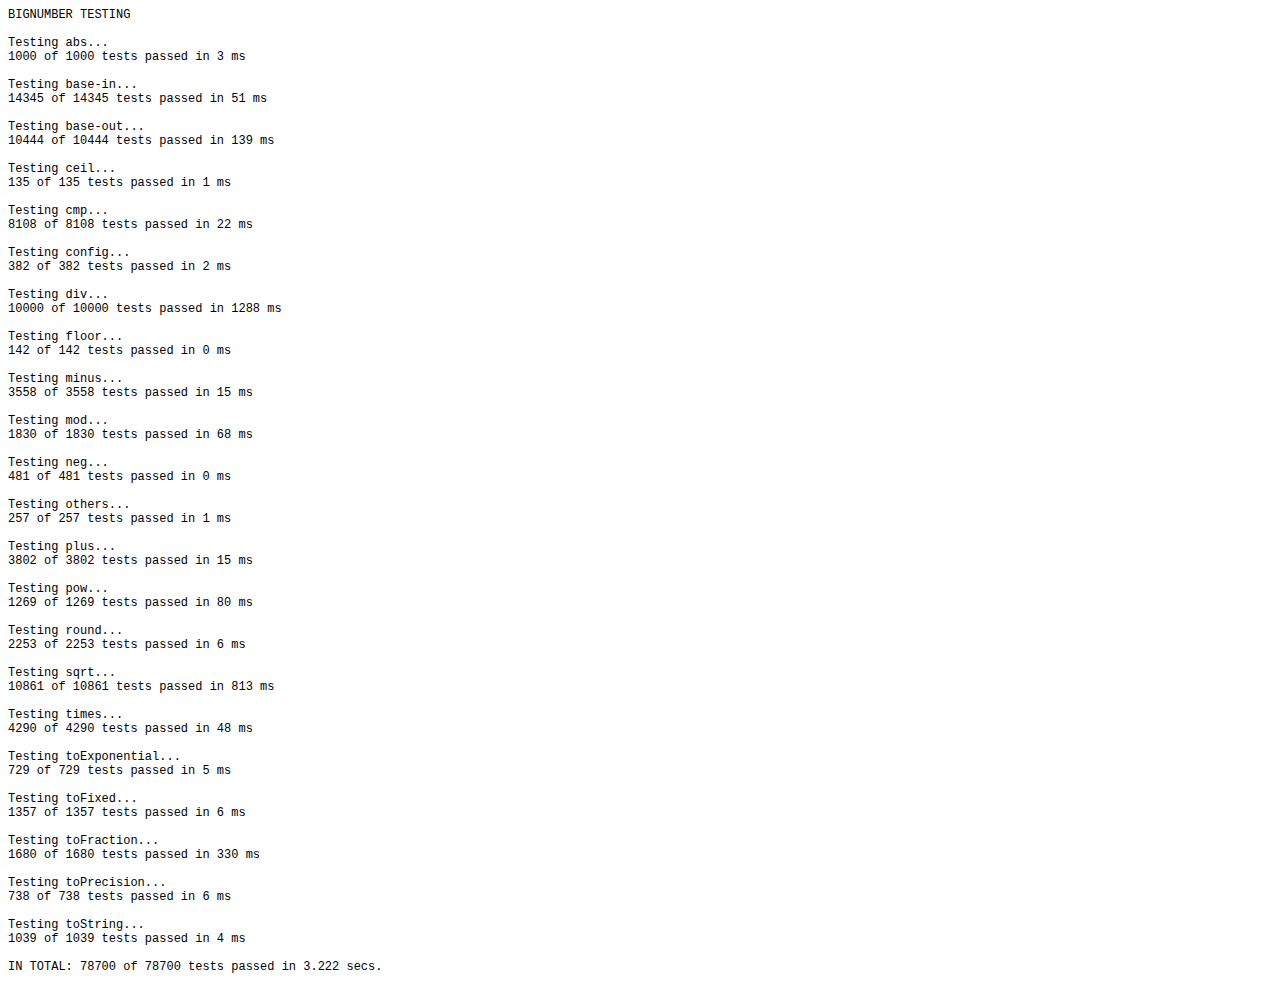
<file: node_modules/watson-developer-cloud/node_modules/solr-client/node_modules/json-bigint/node_modules/bignumber.js/test/browser/every-test.html>
<!DOCTYPE html>
<html lang='en'>
<head>
  <meta charset='utf-8' />
  <title>Testing bignumber.js</title>
  <style> body {font-family: monospace; font-size: 12px; line-height: 14px;}</style>
  <script src='../../bignumber.js'></script>
</head>
<body>
  <script>
  var arr,
      passed = 0,
      total = 0,
      i = 0,
      start = +new Date(),
      methods = [
          'abs',
          'base-in',
          'base-out',
          'ceil',
          'cmp',
          'config',
          'div',
          'floor',
          'minus',
          'mod',
          'neg',
          'others',
          'plus',
          'pow',
          'round',
          'sqrt',
          'times',
          'toExponential',
          'toFixed',
          'toFraction',
          'toPrecision',
          'toString'
      ];

  function load() {
      var head = document.getElementsByTagName("head")[0],
          script = document.createElement("script");
      script.src = '../' + methods[i] + '.js';
      if (!methods[i++]) {
          document.body.innerHTML += '<br>IN TOTAL: ' + passed + ' of ' + total +
          ' tests passed in ' + ( (+new Date() - start) / 1000 ) + ' secs.<br>';
          document.body.scrollIntoView(false);
          return;
      }
      
      script.onload = script.onreadystatechange = function () {
          if (!script.readyState || /loaded|complete/.test(script.readyState)) {
              if (!count)  {
                  document.body.innerHTML +=
  '<br><span style="color: red">TEST SCRIPT FAILED - see error console.</span>';
              } else {
                  passed += count[0];
                  total += count[1];
              }
              head.removeChild(script);
              count = script = null;
              document.body.innerHTML += '<br>';
              document.body.scrollIntoView(false);
              setTimeout(load, 0);
          }
      };
      head.appendChild(script);
  }
  document.body.innerHTML += 'BIGNUMBER TESTING<br>';
  load();
  </script>
</body>
</html>
</file>
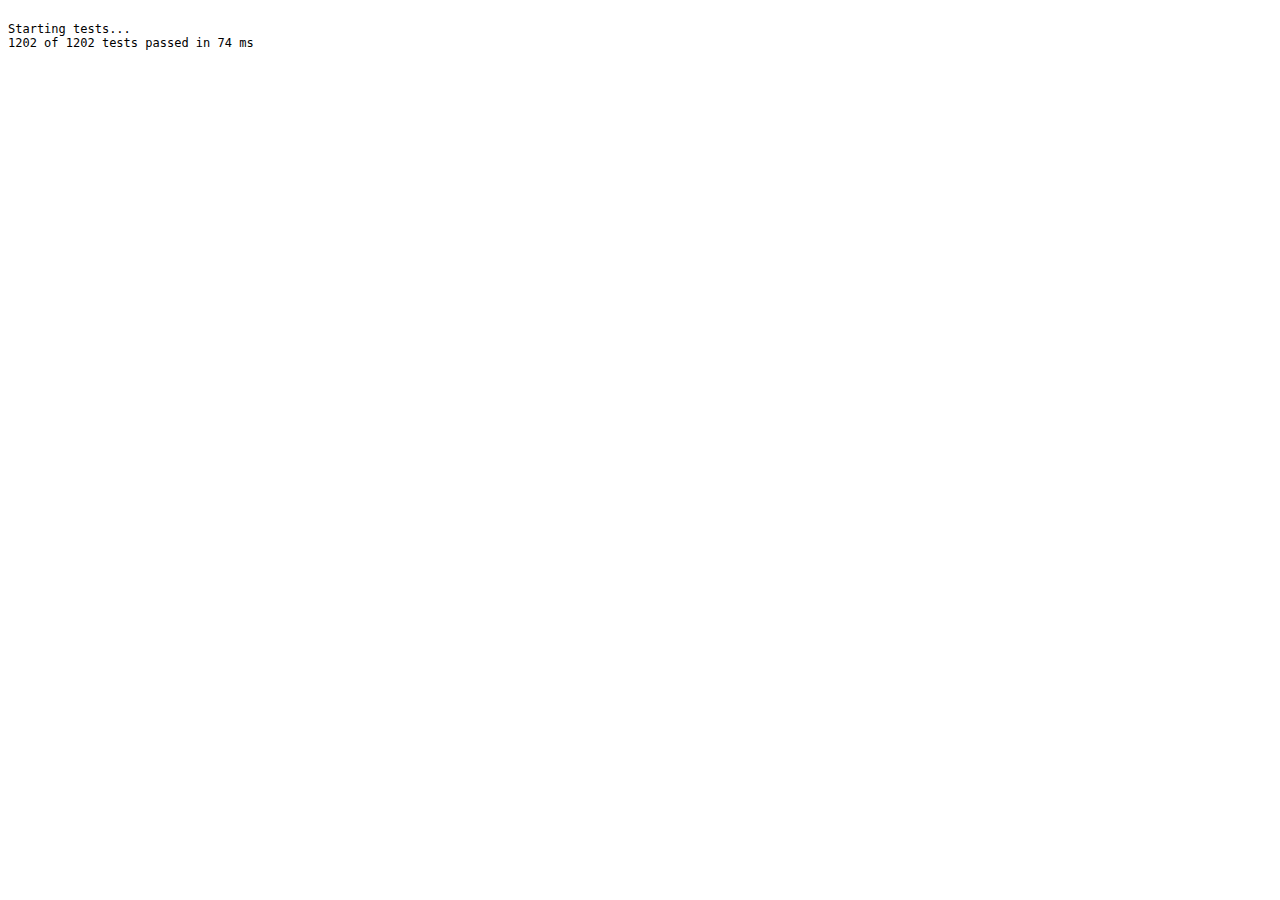
<file: node_modules/watson-developer-cloud/node_modules/solr-client/node_modules/json-bigint/node_modules/bignumber.js/test/browser/quick-test.html>
<!DOCTYPE html>
<html lang='en'>
<head>
  <meta charset='utf-8' />
  <title>Testing bignumber.js</title>
  <style> body {font-family: monospace; font-size: 12px; line-height: 14px;}</style>
  <script src='../../bignumber.js'></script>
</head>
<body>
  <script src='../quick-test.js'></script>
</body>
</html>
</file>
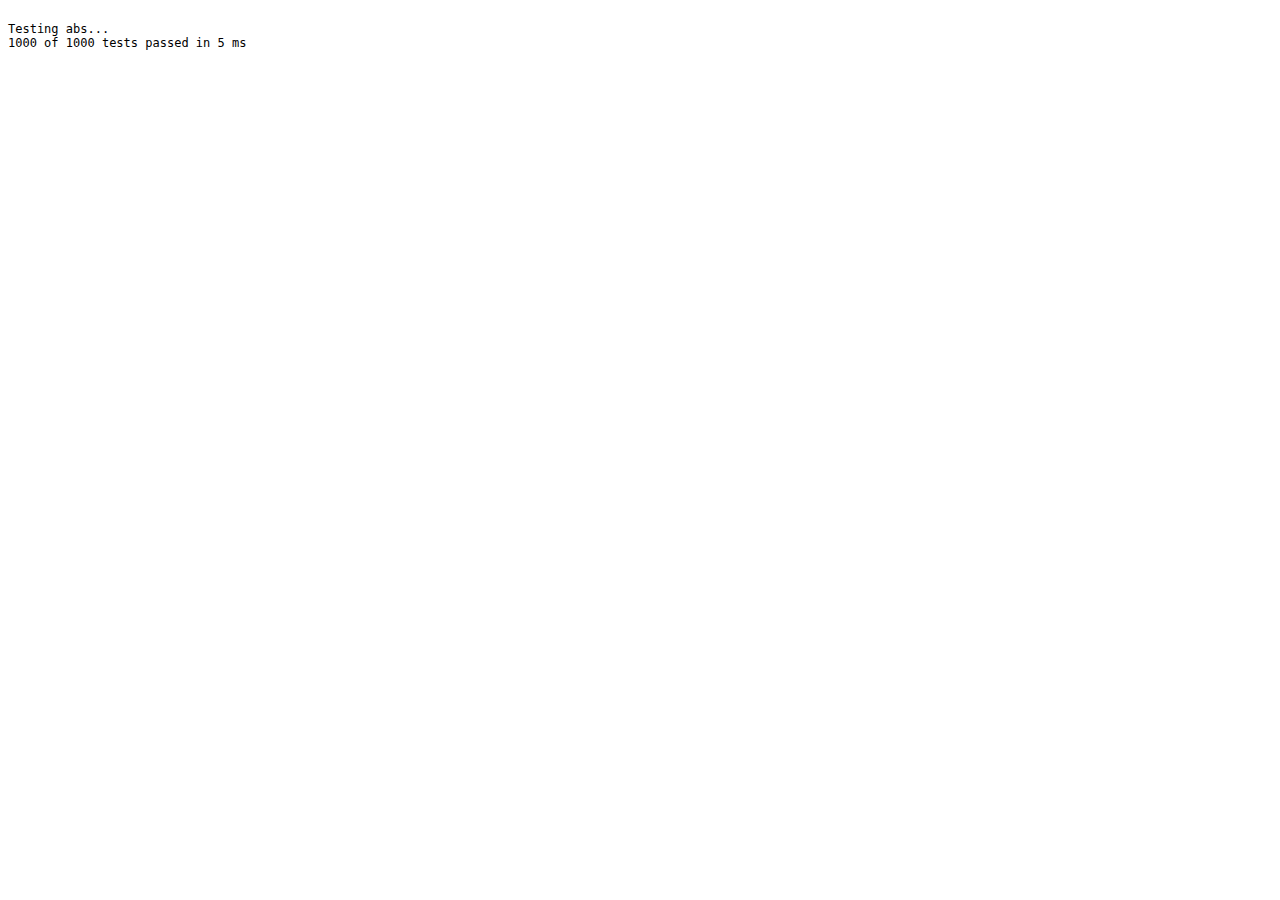
<file: node_modules/watson-developer-cloud/node_modules/solr-client/node_modules/json-bigint/node_modules/bignumber.js/test/browser/single-test.html>
<!DOCTYPE html>
<html lang='en'>
<head>
  <meta charset='utf-8' />
  <title>Testing bignumber.js</title>
  <style> body {font-family: monospace; font-size: 12px; line-height: 14px;}</style>
  <script src='../../bignumber.js'></script>
</head>
<body>
  <script src='../abs.js'></script>
  <!-- <script src='../base-in.js'></script>       -->
  <!-- <script src='../base-out.js'></script>      -->
  <!-- <script src='../ceil.js'></script>          -->
  <!-- <script src='../config.js'></script>        -->
  <!-- <script src='../cmp.js'></script>           -->
  <!-- <script src='../div.js'></script>           -->
  <!-- <script src='../floor.js'></script>         -->
  <!-- <script src='../minus.js'></script>         -->
  <!-- <script src='../mod.js'></script>           -->
  <!-- <script src='../neg.js'></script>           -->
  <!-- <script src='../others.js'></script>        -->
  <!-- <script src='../plus.js'></script>          -->
  <!-- <script src='../pow.js'></script>           -->
  <!-- <script src='../round.js'></script>         -->
  <!-- <script src='../sqrt.js'></script>          -->
  <!-- <script src='../times.js'></script>         -->
  <!-- <script src='../toExponential.js'></script> -->
  <!-- <script src='../toFixed.js'></script>       -->
  <!-- <script src='../toFraction.js'></script>    -->
  <!-- <script src='../toPrecision.js'></script>   -->
  <!-- <script src='../toString.js'></script>      -->
</body>
</html>
</file>
